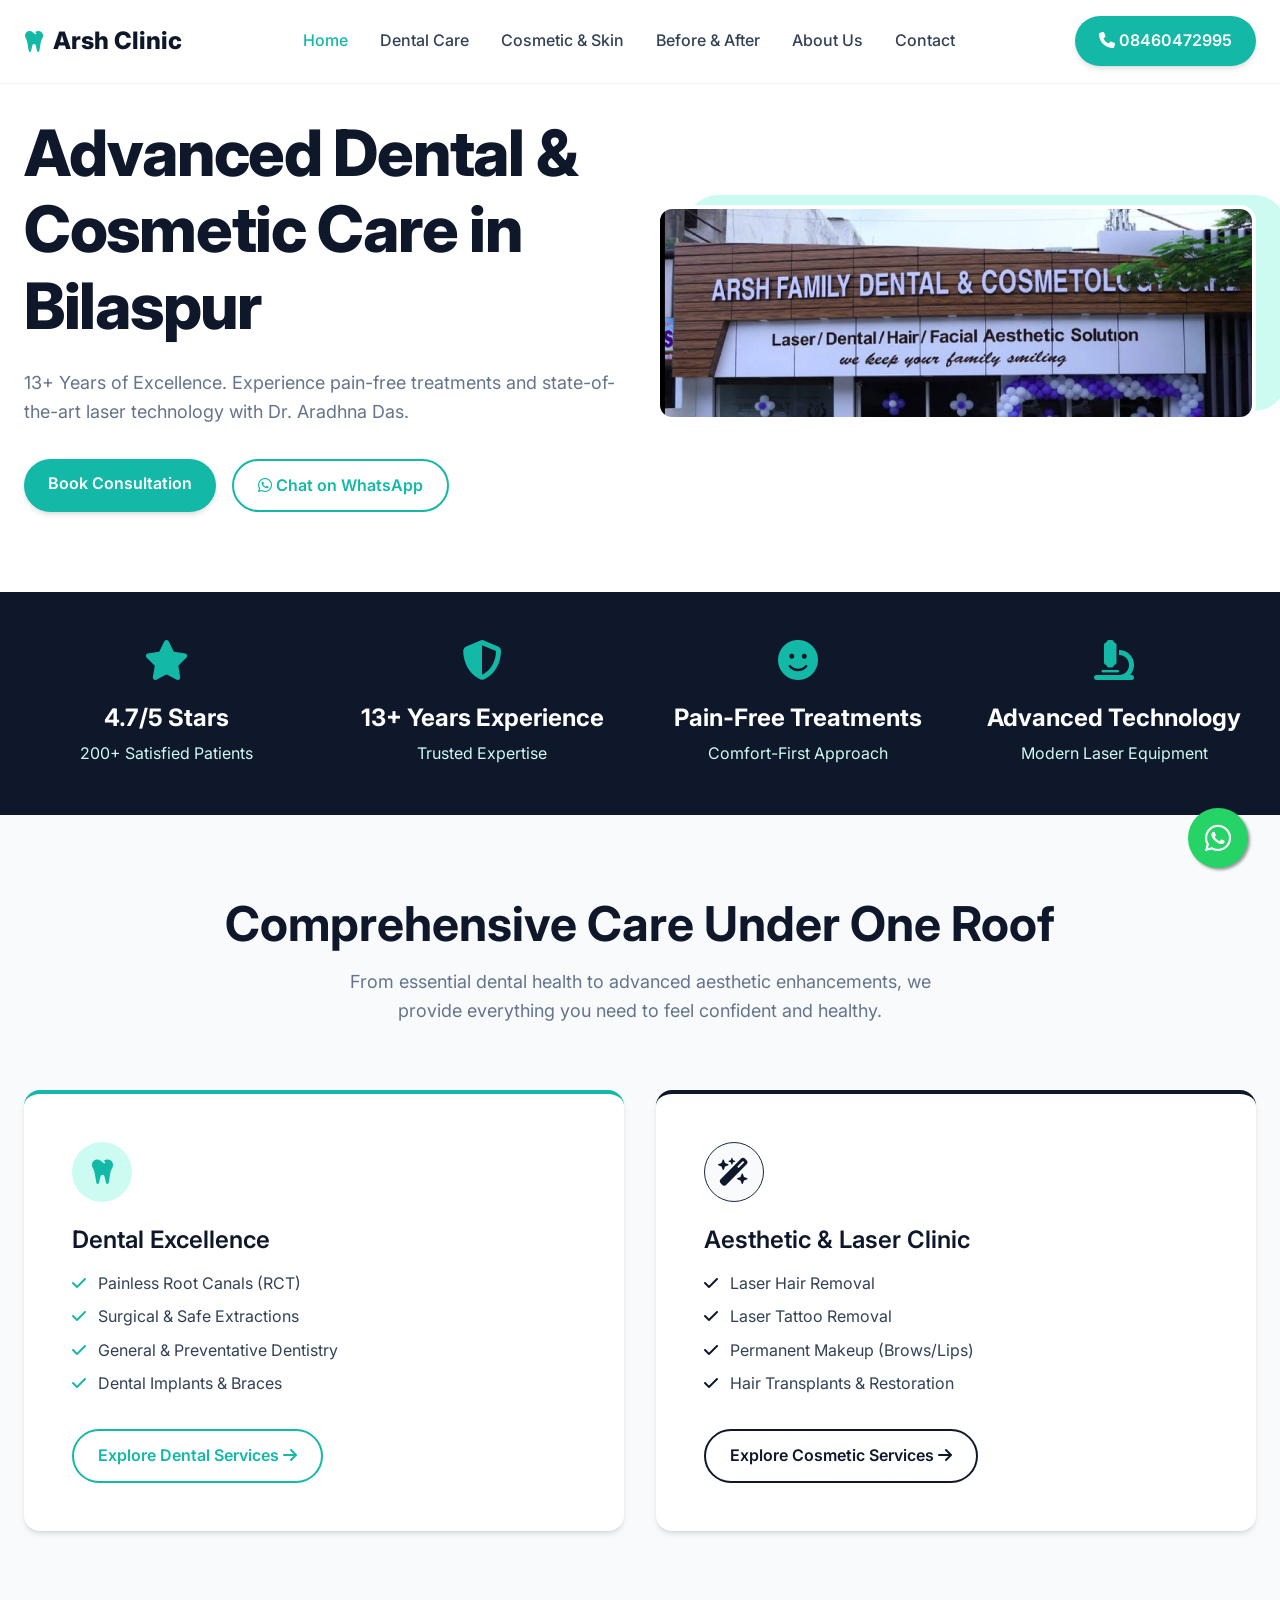
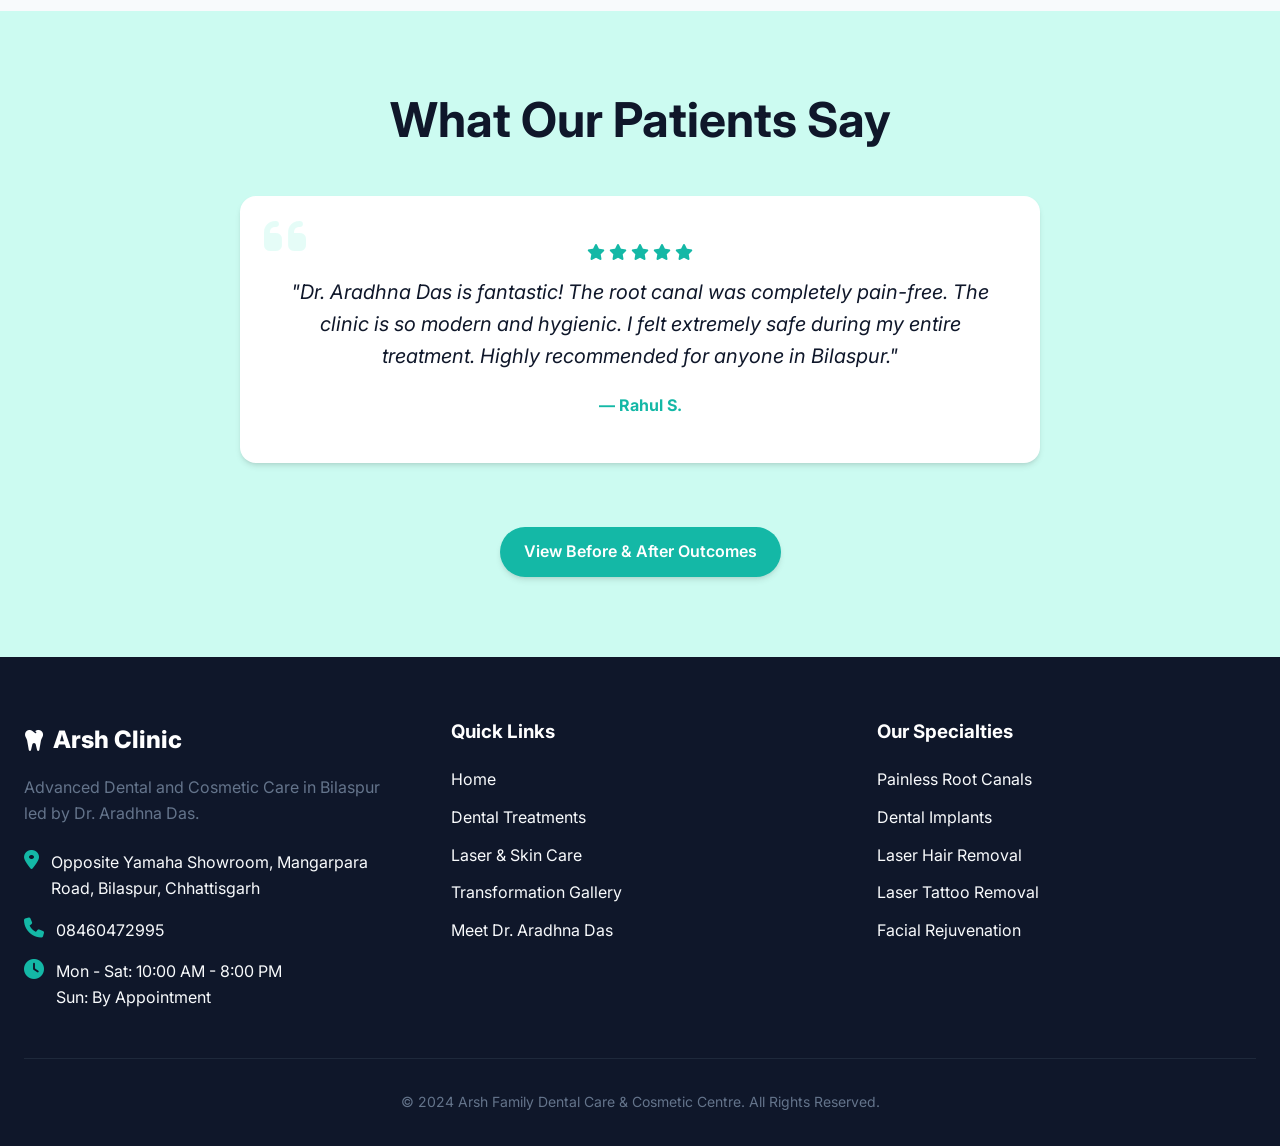
<file: index.html>
<!DOCTYPE html>
<html lang="en">
<head>
    <meta charset="UTF-8">
    <meta name="viewport" content="width=device-width, initial-scale=1.0">
    <title>Arsh Family Dental Care & Cosmetic Centre | Top Clinic in Bilaspur</title>
    <meta name="description" content="Advanced Dental and Cosmetic Care in Bilaspur by Dr. Aradhna Das. Experiencing 13+ years of excellence in pain-free treatments, laser hair removal, and more.">
    <!-- Google Fonts -->
    <link rel="preconnect" href="https://fonts.googleapis.com">
    <link rel="preconnect" href="https://fonts.gstatic.com" crossorigin>
    <link href="https://fonts.googleapis.com/css2?family=Inter:wght@400;500;600;700;800&display=swap" rel="stylesheet">
    <!-- FontAwesome Vector Icons -->
    <link rel="stylesheet" href="https://cdnjs.cloudflare.com/ajax/libs/font-awesome/6.4.0/css/all.min.css">
    <!-- Custom CSS -->
    <link rel="stylesheet" href="css/styles.css">
</head>
<body>

    <!-- Responsive Navbar -->
    <nav class="navbar">
        <div class="container nav-container">
            <a href="index.html" class="logo">
                <i class="fa-solid fa-tooth logo-icon"></i>
                <span>Arsh Clinic</span>
            </a>
            
            <div class="nav-links">
                <a href="index.html" class="active">Home</a>
                <a href="dental.html">Dental Care</a>
                <a href="cosmetic.html">Cosmetic & Skin</a>
                <a href="gallery.html">Before & After</a>
                <a href="about.html">About Us</a>
                <a href="contact.html">Contact</a>
            </div>

            <div class="nav-cta">
                <a href="tel:08460472995" class="btn btn-primary"><i class="fa-solid fa-phone"></i> 08460472995</a>
            </div>

            <button class="mobile-menu-btn" aria-label="Open Menu">
                <i class="fa-solid fa-bars"></i>
            </button>
        </div>
    </nav>

    <!-- Mobile Menu Overlay -->
    <div class="mobile-menu">
        <button class="mobile-menu-close" aria-label="Close Menu">
            <i class="fa-solid fa-xmark"></i>
        </button>
        <div class="mobile-nav-links">
            <a href="index.html">Home</a>
            <a href="dental.html">Dental Care</a>
            <a href="cosmetic.html">Cosmetic & Skin</a>
            <a href="gallery.html">Before & After</a>
            <a href="about.html">About Us</a>
            <a href="contact.html">Contact</a>
            <a href="tel:08460472995" class="text-teal"><i class="fa-solid fa-phone"></i> Call 08460472995</a>
        </div>
    </div>

    <!-- Floating WhatsApp -->
    <a href="https://wa.me/918460472995" class="whatsapp-float" target="_blank" rel="noopener noreferrer" aria-label="Chat with us on WhatsApp">
        <i class="fa-brands fa-whatsapp"></i>
    </a>

    <!-- Hero Section -->
    <header class="section bg-white" style="position: relative; overflow: hidden; padding-top: 2rem;">
        <div class="container grid grid-cols-2 items-center fade-up gap-8">
            <div class="hero-content" style="z-index: 2;">
                <h1 class="heading-primary" style="margin-bottom: 1.5rem;">Advanced Dental & Cosmetic Care in Bilaspur</h1>
                <p class="text-lead">13+ Years of Excellence. Experience pain-free treatments and state-of-the-art laser technology with Dr. Aradhna Das.</p>
                <div class="flex gap-4" style="flex-wrap: wrap;">
                    <a href="contact.html" class="btn btn-primary">Book Consultation</a>
                    <a href="https://wa.me/918460472995" class="btn btn-secondary"><i class="fa-brands fa-whatsapp"></i> Chat on WhatsApp</a>
                </div>
            </div>
            <div class="hero-image" style="position: relative; z-index: 1;">
                <div style="position: absolute; top: -5%; right: -5%; width: 100%; height: 100%; background: var(--clr-teal-light); border-radius: 2rem; z-index: -1;"></div>
                <img src="images/hero_board.png" alt="Arsh Family Dental and Cosmetology Care Clinic Board" class="rounded-xl shadow-lg" style="width: 100%; height: auto; object-fit: contain; border: 4px solid white; background-color: white; border-radius: 1rem;">
            </div>
        </div>
    </header>

    <!-- Trust Banner -->
    <section class="bg-navy" style="padding: 3rem 0;">
        <div class="container grid grid-cols-2 text-center fade-up gap-8" style="grid-template-columns: repeat(auto-fit, minmax(250px, 1fr));">
            <div class="flex flex-col items-center gap-2">
                <i class="fa-solid fa-star text-teal" style="font-size: 2.5rem;"></i>
                <h3 style="color: white; font-size: 1.5rem; margin-top: 1rem;">4.7/5 Stars</h3>
                <p class="text-teal-light" style="color: var(--clr-teal-light);">200+ Satisfied Patients</p>
            </div>
            <div class="flex flex-col items-center gap-2">
                <i class="fa-solid fa-shield-halved text-teal" style="font-size: 2.5rem;"></i>
                <h3 style="color: white; font-size: 1.5rem; margin-top: 1rem;">13+ Years Experience</h3>
                <p class="text-teal-light" style="color: var(--clr-teal-light);">Trusted Expertise</p>
            </div>
            <div class="flex flex-col items-center gap-2">
                <i class="fa-solid fa-face-smile text-teal" style="font-size: 2.5rem;"></i>
                <h3 style="color: white; font-size: 1.5rem; margin-top: 1rem;">Pain-Free Treatments</h3>
                <p class="text-teal-light" style="color: var(--clr-teal-light);">Comfort-First Approach</p>
            </div>
            <div class="flex flex-col items-center gap-2">
                <i class="fa-solid fa-microscope text-teal" style="font-size: 2.5rem;"></i>
                <h3 style="color: white; font-size: 1.5rem; margin-top: 1rem;">Advanced Technology</h3>
                <p class="text-teal-light" style="color: var(--clr-teal-light);">Modern Laser Equipment</p>
            </div>
        </div>
    </section>

    <!-- Services Overview -->
    <section class="section">
        <div class="container fade-up">
            <div class="text-center" style="margin-bottom: 4rem;">
                <h2 class="heading-secondary">Comprehensive Care Under One Roof</h2>
                <p class="text-lead" style="max-width: 600px; margin: 0 auto;">From essential dental health to advanced aesthetic enhancements, we provide everything you need to feel confident and healthy.</p>
            </div>

            <div class="grid grid-cols-2 gap-8">
                <!-- Column 1: Dental -->
                <div class="bg-white rounded-xl shadow-md" style="padding: 3rem; border-top: 4px solid var(--clr-teal); transition: transform var(--transition-normal);">
                    <div style="width: 60px; height: 60px; background: var(--clr-teal-light); border-radius: 50%; display: flex; align-items: center; justify-content: center; margin-bottom: 1.5rem;">
                        <i class="fa-solid fa-tooth text-teal" style="font-size: 1.75rem;"></i>
                    </div>
                    <h3 class="heading-tertiary" style="margin-bottom: 1rem;">Dental Excellence</h3>
                    <ul style="margin-bottom: 2rem; color: var(--clr-text-main);" class="flex flex-col gap-2">
                        <li><i class="fa-solid fa-check text-teal" style="margin-right: 0.5rem;"></i> Painless Root Canals (RCT)</li>
                        <li><i class="fa-solid fa-check text-teal" style="margin-right: 0.5rem;"></i> Surgical & Safe Extractions</li>
                        <li><i class="fa-solid fa-check text-teal" style="margin-right: 0.5rem;"></i> General & Preventative Dentistry</li>
                        <li><i class="fa-solid fa-check text-teal" style="margin-right: 0.5rem;"></i> Dental Implants & Braces</li>
                    </ul>
                    <a href="dental.html" class="btn btn-outline" style="color: var(--clr-teal); border-color: var(--clr-teal);">Explore Dental Services <i class="fa-solid fa-arrow-right"></i></a>
                </div>

                <!-- Column 2: Cosmetic -->
                <div class="bg-white rounded-xl shadow-md" style="padding: 3rem; border-top: 4px solid var(--clr-navy); transition: transform var(--transition-normal);">
                    <div style="width: 60px; height: 60px; background: var(--clr-white-dim); border-radius: 50%; display: flex; align-items: center; justify-content: center; margin-bottom: 1.5rem; border: 1px solid var(--clr-navy-light);">
                        <i class="fa-solid fa-wand-magic-sparkles text-navy" style="font-size: 1.75rem; color: var(--clr-navy);"></i>
                    </div>
                    <h3 class="heading-tertiary" style="margin-bottom: 1rem;">Aesthetic & Laser Clinic</h3>
                    <ul style="margin-bottom: 2rem; color: var(--clr-text-main);" class="flex flex-col gap-2">
                        <li><i class="fa-solid fa-check text-navy" style="margin-right: 0.5rem; color: var(--clr-navy);"></i> Laser Hair Removal</li>
                        <li><i class="fa-solid fa-check text-navy" style="margin-right: 0.5rem; color: var(--clr-navy);"></i> Laser Tattoo Removal</li>
                        <li><i class="fa-solid fa-check text-navy" style="margin-right: 0.5rem; color: var(--clr-navy);"></i> Permanent Makeup (Brows/Lips)</li>
                        <li><i class="fa-solid fa-check text-navy" style="margin-right: 0.5rem; color: var(--clr-navy);"></i> Hair Transplants & Restoration</li>
                    </ul>
                    <a href="cosmetic.html" class="btn btn-outline" style="color: var(--clr-navy); border-color: var(--clr-navy);">Explore Cosmetic Services <i class="fa-solid fa-arrow-right"></i></a>
                </div>
            </div>
        </div>
    </section>

    <!-- Testimonials Section -->
    <section class="section" style="background-color: var(--clr-teal-light); padding: 5rem 0;">
        <div class="container fade-up text-center">
            <h2 class="heading-secondary">What Our Patients Say</h2>
            <div style="max-width: 800px; margin: 3rem auto; position: relative; min-height: 250px; background: white; padding: 3rem; border-radius: 1rem; box-shadow: var(--shadow-md);">
                <i class="fa-solid fa-quote-left" style="font-size: 3rem; color: var(--clr-teal-light); position: absolute; top: 1rem; left: 1.5rem; opacity: 0.5;"></i>
                
                <div class="testimonial-slide">
                    <div class="flex justify-center gap-1 text-teal" style="margin-bottom: 1rem;">
                        <i class="fa-solid fa-star"></i><i class="fa-solid fa-star"></i><i class="fa-solid fa-star"></i><i class="fa-solid fa-star"></i><i class="fa-solid fa-star"></i>
                    </div>
                    <p style="font-size: 1.25rem; font-style: italic; margin-bottom: 1.5rem; color: var(--clr-navy);">"Dr. Aradhna Das is fantastic! The root canal was completely pain-free. The clinic is so modern and hygienic. I felt extremely safe during my entire treatment. Highly recommended for anyone in Bilaspur."</p>
                    <h4 style="font-weight: 700; color: var(--clr-teal);">— Rahul S.</h4>
                </div>

                <div class="testimonial-slide">
                    <div class="flex justify-center gap-1 text-teal" style="margin-bottom: 1rem;">
                        <i class="fa-solid fa-star"></i><i class="fa-solid fa-star"></i><i class="fa-solid fa-star"></i><i class="fa-solid fa-star"></i><i class="fa-solid fa-star"></i>
                    </div>
                    <p style="font-size: 1.25rem; font-style: italic; margin-bottom: 1.5rem; color: var(--clr-navy);">"I have been visiting Arsh Clinic for my laser hair removal sessions. The staff makes you feel so comfortable and the technology is top-notch. I saw results from the very first session!"</p>
                    <h4 style="font-weight: 700; color: var(--clr-teal);">— Priya M.</h4>
                </div>

                <div class="testimonial-slide">
                    <div class="flex justify-center gap-1 text-teal" style="margin-bottom: 1rem;">
                        <i class="fa-solid fa-star"></i><i class="fa-solid fa-star"></i><i class="fa-solid fa-star"></i><i class="fa-solid fa-star"></i><i class="fa-solid fa-star"></i>
                    </div>
                    <p style="font-size: 1.25rem; font-style: italic; margin-bottom: 1.5rem; color: var(--clr-navy);">"I got permanent lip tinting done here and I am amazed at the natural results. Her artistic touch and expertise really shine through. It's the best cosmetic clinic I've been to."</p>
                    <h4 style="font-weight: 700; color: var(--clr-teal);">— Sneha V.</h4>
                </div>
            </div>
            <a href="gallery.html" class="btn btn-primary" style="margin-top: 1rem;">View Before & After Outcomes</a>
        </div>
    </section>

    <!-- Global Footer -->
    <footer class="footer">
        <div class="container">
            <div class="footer-grid">
                <!-- Clinic Info -->
                <div>
                    <a href="index.html" class="logo" style="color: white; margin-bottom: 1rem;">
                        <i class="fa-solid fa-tooth logo-icon" style="color: white;"></i>
                        <span>Arsh Clinic</span>
                    </a>
                    <p style="margin-bottom: 1.5rem; color: var(--clr-text-light);">
                        Advanced Dental and Cosmetic Care in Bilaspur led by Dr. Aradhna Das.
                    </p>
                    <div class="footer-contact">
                        <div class="contact-item">
                            <i class="fa-solid fa-location-dot contact-icon"></i>
                            <span>Opposite Yamaha Showroom, Mangarpara Road, Bilaspur, Chhattisgarh</span>
                        </div>
                        <div class="contact-item">
                            <i class="fa-solid fa-phone contact-icon"></i>
                            <span>08460472995</span>
                        </div>
                        <div class="contact-item">
                            <i class="fa-solid fa-clock contact-icon"></i>
                            <span>Mon - Sat: 10:00 AM - 8:00 PM <br> Sun: By Appointment</span>
                        </div>
                    </div>
                </div>

                <!-- Quick Links -->
                <div>
                    <h3>Quick Links</h3>
                    <div class="footer-links">
                        <a href="index.html">Home</a>
                        <a href="dental.html">Dental Treatments</a>
                        <a href="cosmetic.html">Laser & Skin Care</a>
                        <a href="gallery.html">Transformation Gallery</a>
                        <a href="about.html">Meet Dr. Aradhna Das</a>
                    </div>
                </div>

                <!-- Services Recap -->
                <div>
                    <h3>Our Specialties</h3>
                    <div class="footer-links">
                        <a href="dental.html#rct">Painless Root Canals</a>
                        <a href="dental.html#implants">Dental Implants</a>
                        <a href="cosmetic.html#laser-hair">Laser Hair Removal</a>
                        <a href="cosmetic.html#tattoo">Laser Tattoo Removal</a>
                        <a href="cosmetic.html#botox">Facial Rejuvenation</a>
                    </div>
                </div>
            </div>

            <div class="footer-bottom">
                <p>&copy; 2024 Arsh Family Dental Care & Cosmetic Centre. All Rights Reserved.</p>
            </div>
        </div>
    </footer>

    <!-- Scripts -->
    <script src="js/app.js"></script>
</body>
</html>
</file>
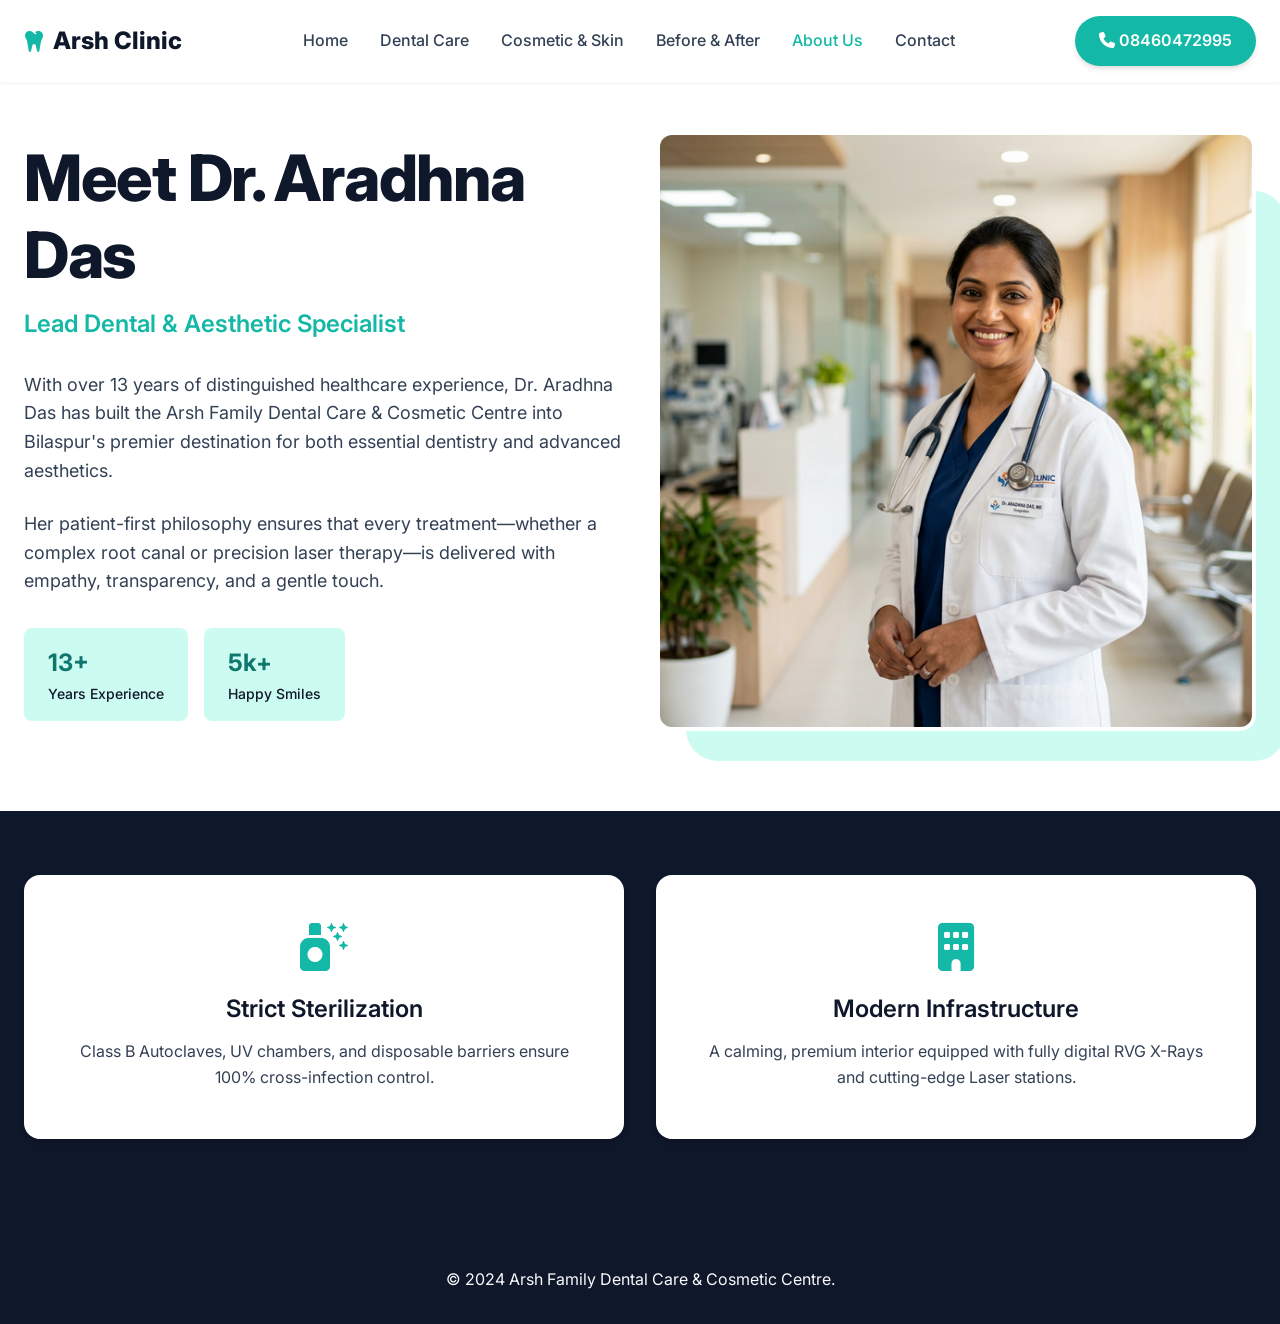
<file: about.html>
<!DOCTYPE html>
<html lang="en">
<head>
    <meta charset="UTF-8">
    <meta name="viewport" content="width=device-width, initial-scale=1.0">
    <title>About Dr. Aradhna Das | Arsh Clinic</title>
    <!-- Google Fonts -->
    <link href="https://fonts.googleapis.com/css2?family=Inter:wght@400;500;600;700;800&display=swap" rel="stylesheet">
    <link rel="stylesheet" href="https://cdnjs.cloudflare.com/ajax/libs/font-awesome/6.4.0/css/all.min.css">
    <link rel="stylesheet" href="css/styles.css">
</head>
<body>

    <nav class="navbar">
        <div class="container nav-container">
            <a href="index.html" class="logo">
                <i class="fa-solid fa-tooth logo-icon"></i>
                <span>Arsh Clinic</span>
            </a>
            <div class="nav-links">
                <a href="index.html">Home</a>
                <a href="dental.html">Dental Care</a>
                <a href="cosmetic.html">Cosmetic & Skin</a>
                <a href="gallery.html">Before & After</a>
                <a href="about.html" class="active">About Us</a>
                <a href="contact.html">Contact</a>
            </div>
            <div class="nav-cta">
                <a href="tel:08460472995" class="btn btn-primary"><i class="fa-solid fa-phone"></i> 08460472995</a>
            </div>
        </div>
    </nav>

    <!-- Meet The Doctor Section -->
    <section class="section bg-white" style="padding-top: 3rem;">
        <div class="container grid grid-cols-2 items-center gap-8 fade-up text-left">
            <div style="order: 1;" class="hero-content">
                <h2 class="heading-primary" style="margin-bottom: 1rem; color: var(--clr-navy);">Meet Dr. Aradhna Das</h2>
                <h3 class="heading-tertiary" style="color: var(--clr-teal); margin-bottom: 2rem;">Lead Dental & Aesthetic Specialist</h3>
                <p class="text-lead" style="color: var(--clr-text-main); margin-bottom: 1.5rem;">With over 13 years of distinguished healthcare experience, Dr. Aradhna Das has built the Arsh Family Dental Care & Cosmetic Centre into Bilaspur's premier destination for both essential dentistry and advanced aesthetics.</p>
                <p class="text-lead" style="color: var(--clr-text-main); margin-bottom: 1.5rem;">Her patient-first philosophy ensures that every treatment—whether a complex root canal or precision laser therapy—is delivered with empathy, transparency, and a gentle touch.</p>
                
                <div class="flex gap-4" style="margin-top: 2rem; flex-wrap: wrap;">
                    <div class="bg-teal-light rounded-lg p-4" style="padding: 1rem 1.5rem;">
                        <span style="font-weight: 700; font-size: 1.5rem; color: var(--clr-teal-dark);">13+</span>
                        <p style="font-weight: 500; font-size: 0.875rem; color: var(--clr-navy);">Years Experience</p>
                    </div>
                    <div class="bg-teal-light rounded-lg p-4" style="padding: 1rem 1.5rem;">
                        <span style="font-weight: 700; font-size: 1.5rem; color: var(--clr-teal-dark);">5k+</span>
                        <p style="font-weight: 500; font-size: 0.875rem; color: var(--clr-navy);">Happy Smiles</p>
                    </div>
                </div>
            </div>
            <div style="order: 2; position: relative;">
                <div style="position: absolute; top: 10%; right: -5%; width: 100%; height: 95%; background: var(--clr-teal-light); border-radius: 2rem; z-index: -1;"></div>
                <img src="images/doctor_portrait.png" alt="Dr. Aradhna Das" class="rounded-xl shadow-lg" style="width: 100%; object-fit: cover; border: 4px solid white;">
            </div>
        </div>
    </section>

    <!-- Hygiene & Tech Banner -->
    <section class="section bg-navy text-center fade-up" style="padding: 4rem 0;">
        <div class="container grid grid-cols-2 gap-8 text-center" style="grid-template-columns: repeat(auto-fit, minmax(300px, 1fr));">
            <div class="bg-white rounded-xl shadow-md p-6" style="padding: 3rem;">
                <i class="fa-solid fa-spray-can-sparkles text-teal" style="font-size: 3rem; margin-bottom: 1.5rem;"></i>
                <h3 class="heading-tertiary" style="margin-bottom: 1rem; color: var(--clr-navy);">Strict Sterilization</h3>
                <p style="color: var(--clr-text-main);">Class B Autoclaves, UV chambers, and disposable barriers ensure 100% cross-infection control.</p>
            </div>
            <div class="bg-white rounded-xl shadow-md p-6" style="padding: 3rem;">
                <i class="fa-solid fa-building text-teal" style="font-size: 3rem; margin-bottom: 1.5rem;"></i>
                <h3 class="heading-tertiary" style="margin-bottom: 1rem; color: var(--clr-navy);">Modern Infrastructure</h3>
                <p style="color: var(--clr-text-main);">A calming, premium interior equipped with fully digital RVG X-Rays and cutting-edge Laser stations.</p>
            </div>
        </div>
    </section>

    <!-- Global Footer -->
    <footer class="footer">
        <div class="container text-center">
            <p>&copy; 2024 Arsh Family Dental Care & Cosmetic Centre.</p>
        </div>
    </footer>

    <script src="js/app.js"></script>
</body>
</html>
</file>
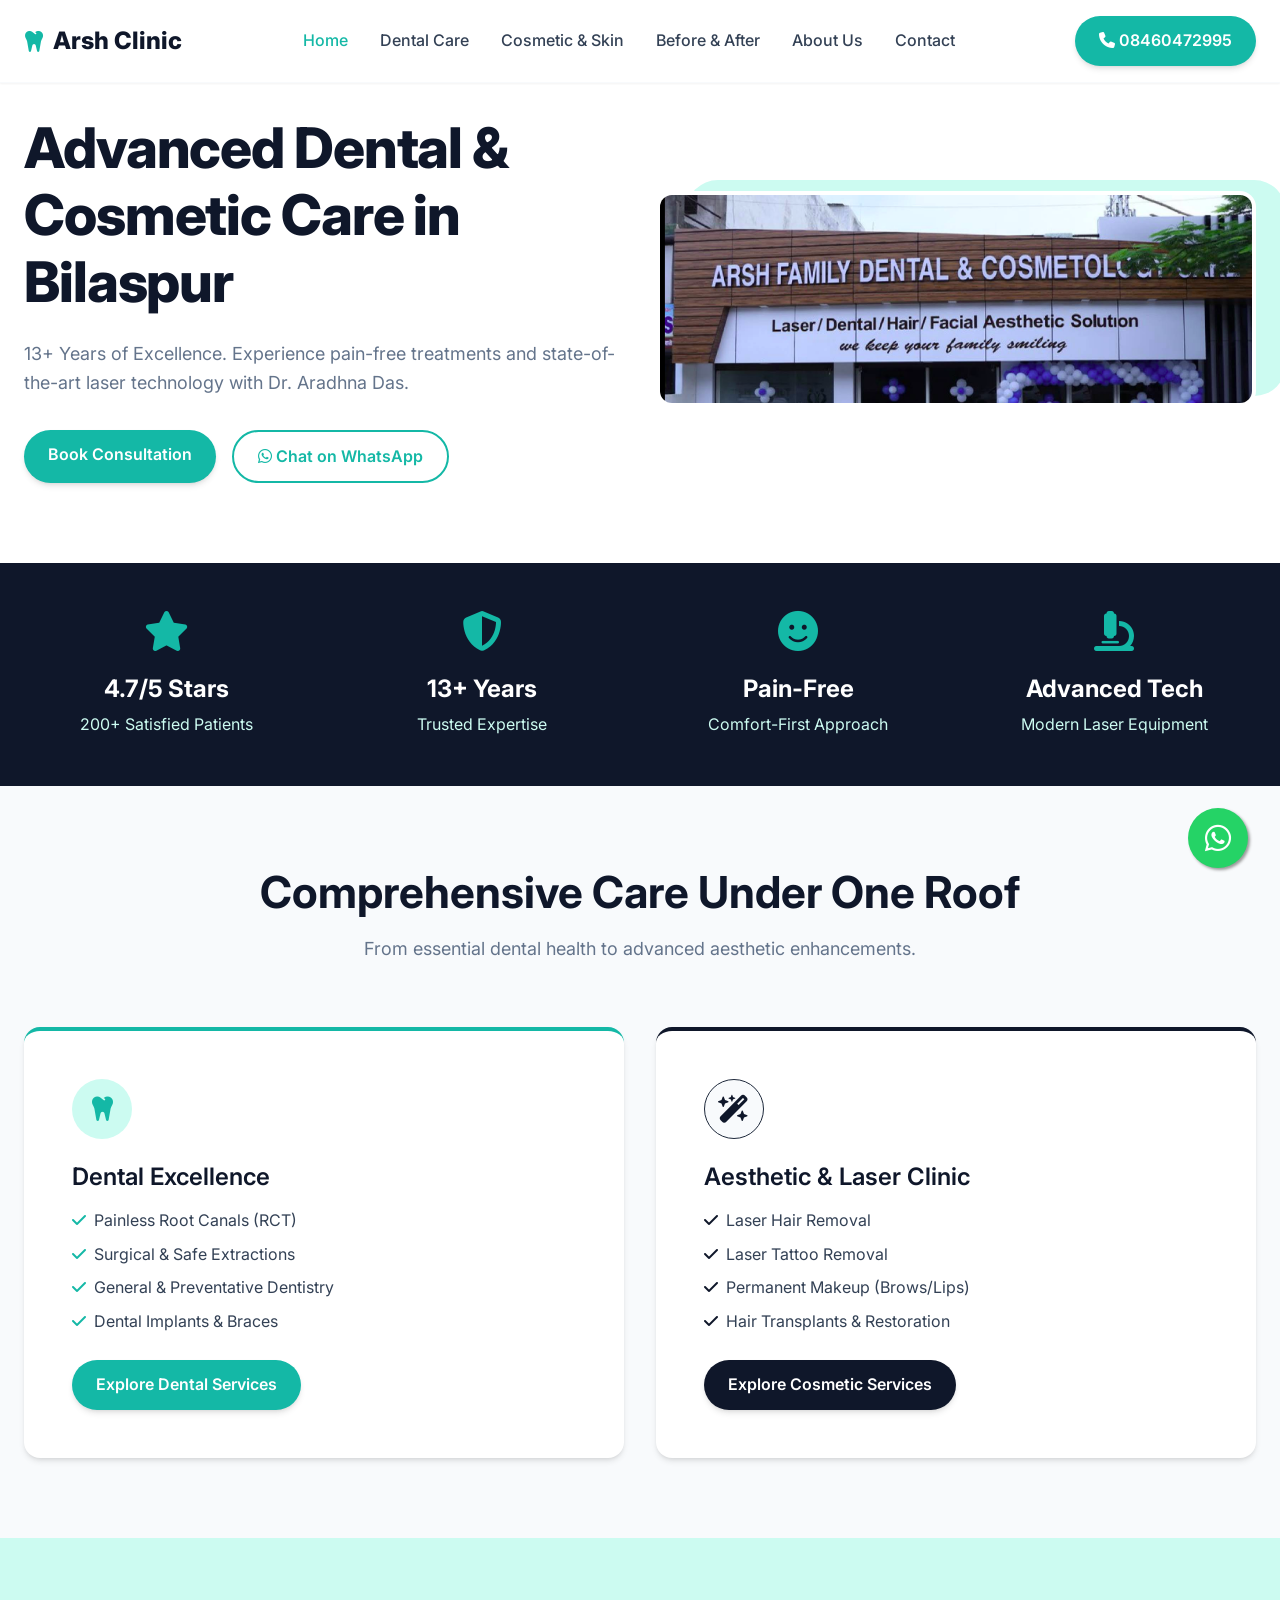
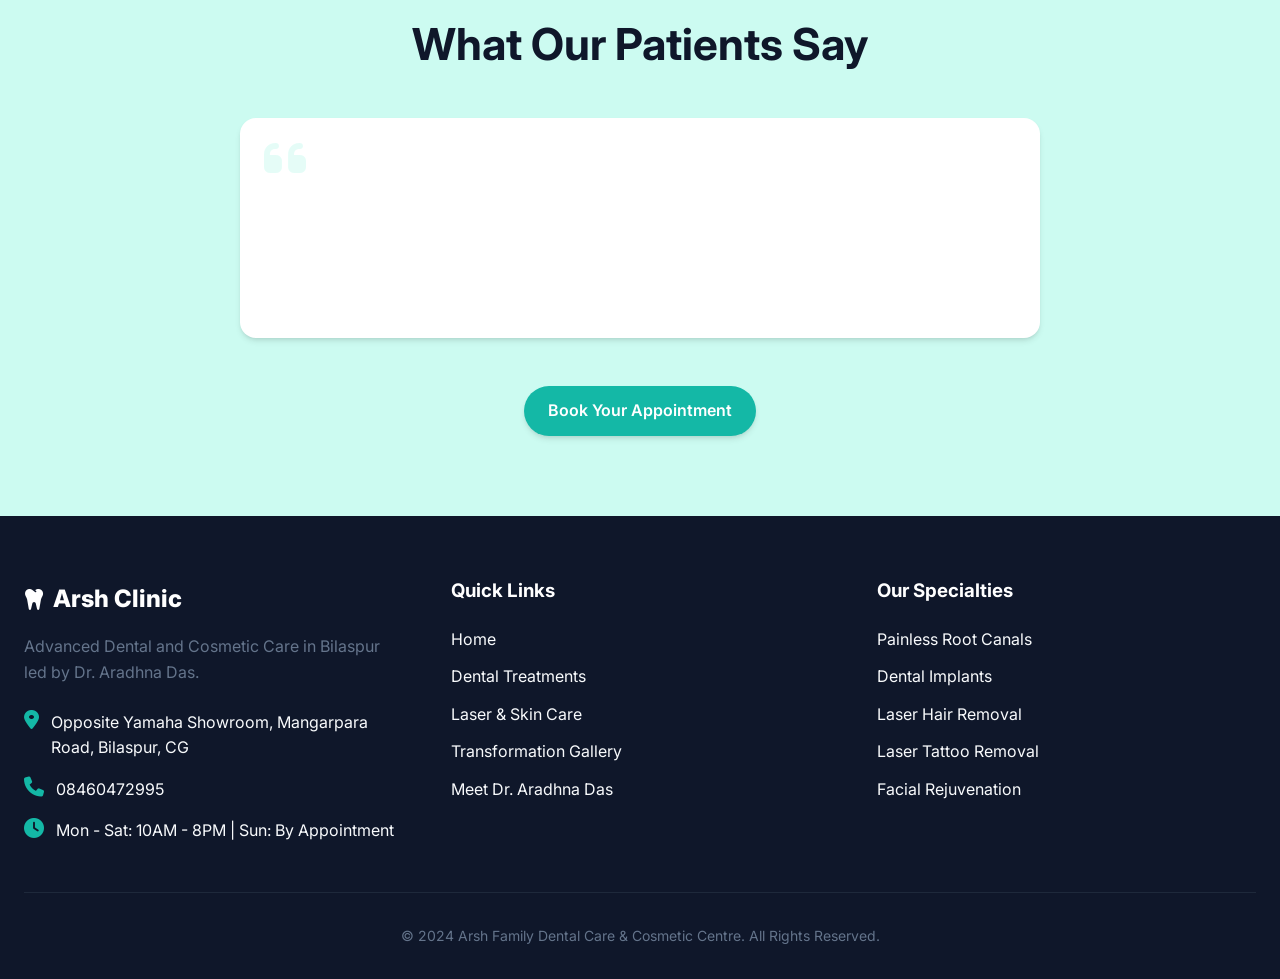
<file: arsh-clinic-standalone.html>
<!DOCTYPE html>
<html lang="en">
<head>
    <meta charset="UTF-8">
    <meta name="viewport" content="width=device-width, initial-scale=1.0">
    <title>Arsh Family Dental Care & Cosmetic Centre | Bilaspur</title>
    <meta name="description" content="Advanced Dental and Cosmetic Care in Bilaspur by Dr. Aradhna Das. 13+ years of excellence in pain-free treatments, laser hair removal, and more.">
    <link rel="preconnect" href="https://fonts.googleapis.com">
    <link href="https://fonts.googleapis.com/css2?family=Inter:wght@400;500;600;700;800&display=swap" rel="stylesheet">
    <link rel="stylesheet" href="https://cdnjs.cloudflare.com/ajax/libs/font-awesome/6.4.0/css/all.min.css">
    <style>
        :root {
            --clr-white:#fff;--clr-white-dim:#f8fafc;--clr-teal:#14b8a6;--clr-teal-light:#ccfbf1;
            --clr-teal-dark:#0f766e;--clr-navy:#0f172a;--clr-navy-light:#1e293b;
            --clr-text-main:#334155;--clr-text-light:#64748b;--font-main:'Inter',sans-serif;
            --shadow-sm:0 1px 2px 0 rgb(0 0 0/.05);--shadow-md:0 4px 6px -1px rgb(0 0 0/.1),0 2px 4px -2px rgb(0 0 0/.1);
            --shadow-lg:0 10px 15px -3px rgb(0 0 0/.1),0 4px 6px -4px rgb(0 0 0/.1);
            --shadow-glow:0 0 15px rgba(20,184,166,.4);--transition-fast:.2s ease-in-out;--transition-normal:.3s ease-in-out;--max-width:1280px;
        }
        *,*::before,*::after{box-sizing:border-box;margin:0;padding:0;}
        html{scroll-behavior:smooth;}
        body{font-family:var(--font-main);background-color:var(--clr-white-dim);color:var(--clr-text-main);line-height:1.6;overflow-x:hidden;}
        a{text-decoration:none;color:inherit;}
        ul{list-style:none;}
        img{max-width:100%;height:auto;display:block;}
        h1,h2,h3,h4{color:var(--clr-navy);line-height:1.2;}
        .heading-primary{font-size:clamp(2rem,5vw,3.5rem);font-weight:800;letter-spacing:-.02em;}
        .heading-secondary{font-size:clamp(1.75rem,4vw,2.75rem);font-weight:700;margin-bottom:1rem;}
        .heading-tertiary{font-size:1.5rem;font-weight:600;}
        .text-lead{font-size:1.125rem;color:var(--clr-text-light);margin-bottom:2rem;}
        .btn{display:inline-block;padding:.75rem 1.5rem;border-radius:9999px;font-weight:600;text-align:center;cursor:pointer;transition:all var(--transition-fast);border:none;font-family:inherit;font-size:1rem;}
        .btn-primary{background-color:var(--clr-teal);color:#fff;box-shadow:var(--shadow-md);}
        .btn-primary:hover{background-color:var(--clr-teal-dark);box-shadow:var(--shadow-glow);transform:translateY(-2px);}
        .btn-secondary{background-color:#fff;color:var(--clr-teal);border:2px solid var(--clr-teal);}
        .btn-secondary:hover{background-color:var(--clr-teal-light);}
        .container{max-width:var(--max-width);margin:0 auto;padding:0 1.5rem;}
        .section{padding:5rem 0;}
        .grid{display:grid;gap:2rem;}
        .grid-cols-2{grid-template-columns:1fr;}
        @media(min-width:768px){.grid-cols-2{grid-template-columns:repeat(2,1fr);}}
        .flex{display:flex;}.flex-col{flex-direction:column;}.items-center{align-items:center;}
        .justify-center{justify-content:center;}.text-center{text-align:center;}
        .gap-1{gap:.25rem;}.gap-2{gap:.5rem;}.gap-4{gap:1rem;}.gap-8{gap:2rem;}
        /* Navbar */
        .navbar{position:sticky;top:0;z-index:50;background-color:rgba(255,255,255,.95);backdrop-filter:blur(10px);border-bottom:1px solid var(--clr-white-dim);box-shadow:var(--shadow-sm);padding:1rem 0;transition:all var(--transition-normal);}
        .nav-container{display:flex;justify-content:space-between;align-items:center;}
        .logo{font-size:1.5rem;font-weight:800;color:var(--clr-navy);display:flex;align-items:center;gap:.5rem;}
        .logo-icon{color:var(--clr-teal);}
        .nav-links{display:none;gap:2rem;}
        .nav-links a{font-weight:500;color:var(--clr-text-main);transition:color var(--transition-fast);}
        .nav-links a:hover,.nav-links a.active{color:var(--clr-teal);}
        .nav-cta{display:none;}
        .mobile-menu-btn{display:block;background:none;border:none;font-size:1.5rem;color:var(--clr-navy);cursor:pointer;}
        @media(min-width:768px){.nav-links{display:flex;}.nav-cta{display:block;}.mobile-menu-btn{display:none;}}
        .mobile-menu{position:fixed;top:0;right:-100%;width:80%;max-width:300px;height:100vh;background:#fff;box-shadow:var(--shadow-lg);z-index:100;padding:2rem;transition:right var(--transition-normal) ease-in-out;display:flex;flex-direction:column;gap:2rem;}
        .mobile-menu.active{right:0;}
        .mobile-menu-close{align-self:flex-end;background:none;border:none;font-size:1.5rem;cursor:pointer;}
        .mobile-nav-links{display:flex;flex-direction:column;gap:1.5rem;}
        .mobile-nav-links a{font-size:1.25rem;font-weight:600;color:var(--clr-navy);}
        .whatsapp-float{position:fixed;bottom:2rem;right:2rem;width:60px;height:60px;background:#25d366;color:#fff;border-radius:50px;text-align:center;font-size:30px;box-shadow:2px 2px 3px #999;z-index:100;display:flex;align-items:center;justify-content:center;transition:transform var(--transition-fast);}
        .whatsapp-float:hover{transform:scale(1.1);}
        /* Page sections */
        .bg-navy{background-color:var(--clr-navy);color:#fff;}
        .bg-white{background-color:#fff;}
        .text-teal{color:var(--clr-teal);}
        .rounded-xl{border-radius:1rem;}
        .shadow-md{box-shadow:var(--shadow-md);}
        .shadow-lg{box-shadow:var(--shadow-lg);}
        /* Page nav tabs */
        .page-tabs{display:flex;background:var(--clr-navy);position:sticky;top:57px;z-index:40;overflow-x:auto;border-bottom:2px solid var(--clr-navy-light);}
        .page-tab{padding:.75rem 1.5rem;color:var(--clr-text-light);font-weight:600;cursor:pointer;white-space:nowrap;border-bottom:3px solid transparent;transition:all .2s;}
        .page-tab:hover,.page-tab.active{color:var(--clr-teal);border-bottom-color:var(--clr-teal);}
        /* Page sections */
        .page-section{display:none;}.page-section.active{display:block;}
        /* Footer */
        .footer{background-color:var(--clr-navy);color:var(--clr-white-dim);padding:4rem 0 2rem;}
        .footer-grid{display:grid;grid-template-columns:1fr;gap:3rem;margin-bottom:3rem;}
        @media(min-width:768px){.footer-grid{grid-template-columns:repeat(3,1fr);}}
        .footer h3{color:#fff;margin-bottom:1.5rem;}
        .footer-links{display:flex;flex-direction:column;gap:.75rem;}
        .footer-links a:hover{color:var(--clr-teal);}
        .footer-contact{display:flex;flex-direction:column;gap:1rem;}
        .contact-item{display:flex;align-items:flex-start;gap:.75rem;}
        .contact-icon{color:var(--clr-teal);font-size:1.25rem;}
        .footer-bottom{text-align:center;padding-top:2rem;border-top:1px solid var(--clr-navy-light);color:var(--clr-text-light);font-size:.875rem;}
        /* Animations */
        .fade-up{opacity:0;transform:translateY(30px);transition:opacity .8s ease-out,transform .8s ease-out;}
        .fade-up.visible{opacity:1;transform:translateY(0);}
        /* Form */
        .form-group{margin-bottom:1.5rem;}
        .form-label{display:block;margin-bottom:.5rem;font-weight:500;color:var(--clr-navy);}
        .form-control{width:100%;padding:.75rem 1rem;border:1px solid #cbd5e1;border-radius:.5rem;font-family:inherit;font-size:1rem;transition:border-color var(--transition-fast);}
        .form-control:focus{outline:none;border-color:var(--clr-teal);box-shadow:0 0 0 3px rgba(20,184,166,.2);}
        /* Testimonial */
        .testimonial-slide{display:none;}.testimonial-slide:first-child{display:block;}
    </style>
</head>
<body>

    <!-- Navbar -->
    <nav class="navbar">
        <div class="container nav-container">
            <a href="#" class="logo" onclick="showPage('home')">
                <i class="fa-solid fa-tooth logo-icon"></i>
                <span>Arsh Clinic</span>
            </a>
            <div class="nav-links">
                <a href="#" onclick="showPage('home')" id="nav-home" class="active">Home</a>
                <a href="#" onclick="showPage('dental')" id="nav-dental">Dental Care</a>
                <a href="#" onclick="showPage('cosmetic')" id="nav-cosmetic">Cosmetic &amp; Skin</a>
                <a href="#" onclick="showPage('gallery')" id="nav-gallery">Before &amp; After</a>
                <a href="#" onclick="showPage('about')" id="nav-about">About Us</a>
                <a href="#" onclick="showPage('contact')" id="nav-contact">Contact</a>
            </div>
            <div class="nav-cta">
                <a href="tel:08460472995" class="btn btn-primary"><i class="fa-solid fa-phone"></i> 08460472995</a>
            </div>
            <button class="mobile-menu-btn" aria-label="Open Menu"><i class="fa-solid fa-bars"></i></button>
        </div>
    </nav>

    <!-- Mobile Menu -->
    <div class="mobile-menu">
        <button class="mobile-menu-close" aria-label="Close Menu"><i class="fa-solid fa-xmark"></i></button>
        <div class="mobile-nav-links">
            <a href="#" onclick="showPage('home')">Home</a>
            <a href="#" onclick="showPage('dental')">Dental Care</a>
            <a href="#" onclick="showPage('cosmetic')">Cosmetic &amp; Skin</a>
            <a href="#" onclick="showPage('gallery')">Before &amp; After</a>
            <a href="#" onclick="showPage('about')">About Us</a>
            <a href="#" onclick="showPage('contact')">Contact</a>
            <a href="tel:08460472995" class="text-teal"><i class="fa-solid fa-phone"></i> Call 08460472995</a>
        </div>
    </div>

    <!-- WhatsApp Float -->
    <a href="https://wa.me/918460472995" class="whatsapp-float" target="_blank" rel="noopener noreferrer" aria-label="WhatsApp">
        <i class="fa-brands fa-whatsapp"></i>
    </a>

    <!-- ===== HOME PAGE ===== -->
    <div id="page-home" class="page-section active">
        <header class="section bg-white" style="padding-top:2rem;">
            <div class="container grid grid-cols-2 items-center fade-up gap-8">
                <div>
                    <h1 class="heading-primary" style="margin-bottom:1.5rem;">Advanced Dental &amp; Cosmetic Care in Bilaspur</h1>
                    <p class="text-lead">13+ Years of Excellence. Experience pain-free treatments and state-of-the-art laser technology with Dr. Aradhna Das.</p>
                    <div class="flex gap-4" style="flex-wrap:wrap;">
                        <a href="#" onclick="showPage('contact')" class="btn btn-primary">Book Consultation</a>
                        <a href="https://wa.me/918460472995" class="btn btn-secondary" target="_blank"><i class="fa-brands fa-whatsapp"></i> Chat on WhatsApp</a>
                    </div>
                </div>
                <div style="position:relative;">
                    <div style="position:absolute;top:-5%;right:-5%;width:100%;height:100%;background:var(--clr-teal-light);border-radius:2rem;z-index:-1;"></div>
                    <img src="images/hero_board.png" alt="Arsh Family Dental and Cosmetology Care Clinic Board" style="width:100%;height:auto;object-fit:contain;border:4px solid white;border-radius:1rem;background:white;">
                </div>
            </div>
        </header>

        <section class="bg-navy" style="padding:3rem 0;">
            <div class="container grid gap-8 text-center fade-up" style="grid-template-columns:repeat(auto-fit,minmax(200px,1fr));">
                <div class="flex flex-col items-center gap-2">
                    <i class="fa-solid fa-star text-teal" style="font-size:2.5rem;"></i>
                    <h3 style="color:#fff;font-size:1.5rem;margin-top:1rem;">4.7/5 Stars</h3>
                    <p style="color:var(--clr-teal-light);">200+ Satisfied Patients</p>
                </div>
                <div class="flex flex-col items-center gap-2">
                    <i class="fa-solid fa-shield-halved text-teal" style="font-size:2.5rem;"></i>
                    <h3 style="color:#fff;font-size:1.5rem;margin-top:1rem;">13+ Years</h3>
                    <p style="color:var(--clr-teal-light);">Trusted Expertise</p>
                </div>
                <div class="flex flex-col items-center gap-2">
                    <i class="fa-solid fa-face-smile text-teal" style="font-size:2.5rem;"></i>
                    <h3 style="color:#fff;font-size:1.5rem;margin-top:1rem;">Pain-Free</h3>
                    <p style="color:var(--clr-teal-light);">Comfort-First Approach</p>
                </div>
                <div class="flex flex-col items-center gap-2">
                    <i class="fa-solid fa-microscope text-teal" style="font-size:2.5rem;"></i>
                    <h3 style="color:#fff;font-size:1.5rem;margin-top:1rem;">Advanced Tech</h3>
                    <p style="color:var(--clr-teal-light);">Modern Laser Equipment</p>
                </div>
            </div>
        </section>

        <section class="section">
            <div class="container fade-up">
                <div class="text-center" style="margin-bottom:4rem;">
                    <h2 class="heading-secondary">Comprehensive Care Under One Roof</h2>
                    <p class="text-lead" style="max-width:600px;margin:0 auto;">From essential dental health to advanced aesthetic enhancements.</p>
                </div>
                <div class="grid grid-cols-2 gap-8">
                    <div class="bg-white rounded-xl shadow-md" style="padding:3rem;border-top:4px solid var(--clr-teal);">
                        <div style="width:60px;height:60px;background:var(--clr-teal-light);border-radius:50%;display:flex;align-items:center;justify-content:center;margin-bottom:1.5rem;">
                            <i class="fa-solid fa-tooth text-teal" style="font-size:1.75rem;"></i>
                        </div>
                        <h3 class="heading-tertiary" style="margin-bottom:1rem;">Dental Excellence</h3>
                        <ul style="color:var(--clr-text-main);" class="flex flex-col gap-2">
                            <li><i class="fa-solid fa-check text-teal" style="margin-right:.5rem;"></i>Painless Root Canals (RCT)</li>
                            <li><i class="fa-solid fa-check text-teal" style="margin-right:.5rem;"></i>Surgical &amp; Safe Extractions</li>
                            <li><i class="fa-solid fa-check text-teal" style="margin-right:.5rem;"></i>General &amp; Preventative Dentistry</li>
                            <li><i class="fa-solid fa-check text-teal" style="margin-right:.5rem;"></i>Dental Implants &amp; Braces</li>
                        </ul>
                        <br>
                        <a href="#" onclick="showPage('dental')" class="btn btn-primary">Explore Dental Services</a>
                    </div>
                    <div class="bg-white rounded-xl shadow-md" style="padding:3rem;border-top:4px solid var(--clr-navy);">
                        <div style="width:60px;height:60px;background:var(--clr-white-dim);border-radius:50%;display:flex;align-items:center;justify-content:center;margin-bottom:1.5rem;border:1px solid var(--clr-navy-light);">
                            <i class="fa-solid fa-wand-magic-sparkles" style="font-size:1.75rem;color:var(--clr-navy);"></i>
                        </div>
                        <h3 class="heading-tertiary" style="margin-bottom:1rem;">Aesthetic &amp; Laser Clinic</h3>
                        <ul style="color:var(--clr-text-main);" class="flex flex-col gap-2">
                            <li><i class="fa-solid fa-check" style="margin-right:.5rem;color:var(--clr-navy);"></i>Laser Hair Removal</li>
                            <li><i class="fa-solid fa-check" style="margin-right:.5rem;color:var(--clr-navy);"></i>Laser Tattoo Removal</li>
                            <li><i class="fa-solid fa-check" style="margin-right:.5rem;color:var(--clr-navy);"></i>Permanent Makeup (Brows/Lips)</li>
                            <li><i class="fa-solid fa-check" style="margin-right:.5rem;color:var(--clr-navy);"></i>Hair Transplants &amp; Restoration</li>
                        </ul>
                        <br>
                        <a href="#" onclick="showPage('cosmetic')" class="btn btn-primary" style="background:var(--clr-navy);">Explore Cosmetic Services</a>
                    </div>
                </div>
            </div>
        </section>

        <section class="section" style="background-color:var(--clr-teal-light);padding:5rem 0;">
            <div class="container fade-up text-center">
                <h2 class="heading-secondary">What Our Patients Say</h2>
                <div style="max-width:800px;margin:3rem auto;background:#fff;padding:3rem;border-radius:1rem;box-shadow:var(--shadow-md);position:relative;min-height:220px;">
                    <i class="fa-solid fa-quote-left" style="font-size:3rem;color:var(--clr-teal-light);position:absolute;top:1rem;left:1.5rem;opacity:.5;"></i>
                    <div class="testimonial-slide">
                        <div class="flex justify-center gap-1 text-teal" style="margin-bottom:1rem;">
                            <i class="fa-solid fa-star"></i><i class="fa-solid fa-star"></i><i class="fa-solid fa-star"></i><i class="fa-solid fa-star"></i><i class="fa-solid fa-star"></i>
                        </div>
                        <p style="font-size:1.1rem;font-style:italic;margin-bottom:1.5rem;color:var(--clr-navy);">"Dr. Aradhna Das is fantastic! The root canal was completely pain-free. The clinic is so modern and hygienic. Highly recommended for anyone in Bilaspur."</p>
                        <h4 style="font-weight:700;color:var(--clr-teal);">— Rahul S.</h4>
                    </div>
                    <div class="testimonial-slide">
                        <div class="flex justify-center gap-1 text-teal" style="margin-bottom:1rem;">
                            <i class="fa-solid fa-star"></i><i class="fa-solid fa-star"></i><i class="fa-solid fa-star"></i><i class="fa-solid fa-star"></i><i class="fa-solid fa-star"></i>
                        </div>
                        <p style="font-size:1.1rem;font-style:italic;margin-bottom:1.5rem;color:var(--clr-navy);">"I've been visiting Arsh Clinic for laser hair removal sessions. The staff are so comforting and the technology is top-notch. Saw results from the very first session!"</p>
                        <h4 style="font-weight:700;color:var(--clr-teal);">— Priya M.</h4>
                    </div>
                    <div class="testimonial-slide">
                        <div class="flex justify-center gap-1 text-teal" style="margin-bottom:1rem;">
                            <i class="fa-solid fa-star"></i><i class="fa-solid fa-star"></i><i class="fa-solid fa-star"></i><i class="fa-solid fa-star"></i><i class="fa-solid fa-star"></i>
                        </div>
                        <p style="font-size:1.1rem;font-style:italic;margin-bottom:1.5rem;color:var(--clr-navy);">"I got permanent lip tinting done here and I am amazed at the natural results. It's the best cosmetic clinic I've ever been to."</p>
                        <h4 style="font-weight:700;color:var(--clr-teal);">— Sneha V.</h4>
                    </div>
                </div>
                <a href="#" onclick="showPage('contact')" class="btn btn-primary">Book Your Appointment</a>
            </div>
        </section>
    </div>

    <!-- ===== DENTAL PAGE ===== -->
    <div id="page-dental" class="page-section">
        <header class="section bg-white text-center fade-up" style="padding-bottom:2rem;">
            <div class="container">
                <h1 class="heading-secondary" style="color:var(--clr-navy);">Expert Dental Care in Bilaspur</h1>
                <p class="text-lead" style="max-width:700px;margin:0 auto;">Dr. Aradhna Das brings over 13 years of dental expertise, offering pain-free, high-quality treatments for the whole family using the latest technology.</p>
            </div>
        </header>
        <section class="section" style="padding-top:0;">
            <div class="container grid grid-cols-2 gap-8 fade-up">
                <div class="bg-white rounded-xl shadow-md" style="padding:2.5rem;border-top:4px solid var(--clr-teal);" id="rct">
                    <i class="fa-solid fa-tooth text-teal" style="font-size:2.5rem;margin-bottom:1rem;"></i>
                    <h3 class="heading-tertiary" style="margin-bottom:.75rem;">Painless Root Canal (RCT)</h3>
                    <p style="color:var(--clr-text-main);">Using advanced rotary endodontic systems and effective anaesthesia, we make root canal treatment completely comfortable. Most procedures are completed in a single visit.</p>
                </div>
                <div class="bg-white rounded-xl shadow-md" style="padding:2.5rem;border-top:4px solid var(--clr-teal);" id="implants">
                    <i class="fa-solid fa-kit-medical text-teal" style="font-size:2.5rem;margin-bottom:1rem;"></i>
                    <h3 class="heading-tertiary" style="margin-bottom:.75rem;">Dental Implants</h3>
                    <p style="color:var(--clr-text-main);">Replace missing teeth permanently with titanium implants that look, feel, and function exactly like natural teeth. Life-changing results with high success rates.</p>
                </div>
                <div class="bg-white rounded-xl shadow-md" style="padding:2.5rem;border-top:4px solid var(--clr-teal);">
                    <i class="fa-solid fa-smile text-teal" style="font-size:2.5rem;margin-bottom:1rem;"></i>
                    <h3 class="heading-tertiary" style="margin-bottom:.75rem;">Braces &amp; Aligners</h3>
                    <p style="color:var(--clr-text-main);">Correcting misaligned teeth with modern metal, ceramic, or invisible aligner systems tailored to your lifestyle and budget.</p>
                </div>
                <div class="bg-white rounded-xl shadow-md" style="padding:2.5rem;border-top:4px solid var(--clr-teal);">
                    <i class="fa-solid fa-shield-halved text-teal" style="font-size:2.5rem;margin-bottom:1rem;"></i>
                    <h3 class="heading-tertiary" style="margin-bottom:.75rem;">General Dentistry</h3>
                    <p style="color:var(--clr-text-main);">Comprehensive checkups, cleanings, fillings, and extractions for the whole family. We focus on prevention to keep your smile healthy for life.</p>
                </div>
            </div>
        </section>
        <section class="section bg-navy text-center fade-up" style="padding:4rem 0;">
            <div class="container">
                <h2 class="heading-secondary" style="color:#fff;">Ready for a Healthier Smile?</h2>
                <p style="color:var(--clr-teal-light);margin-bottom:2rem;font-size:1.1rem;">Book your appointment today and experience truly pain-free dentistry.</p>
                <a href="#" onclick="showPage('contact')" class="btn btn-primary" style="font-size:1.1rem;padding:1rem 2rem;">Book an Appointment</a>
            </div>
        </section>
    </div>

    <!-- ===== COSMETIC PAGE ===== -->
    <div id="page-cosmetic" class="page-section">
        <header class="section bg-white text-center fade-up" style="padding-bottom:2rem;">
            <div class="container">
                <h1 class="heading-secondary" style="color:var(--clr-navy);">Reveal Your Best Self with Advanced Cosmetic &amp; Laser Care</h1>
                <p class="text-lead" style="max-width:800px;margin:0 auto;">Under the expert guidance of Dr. Aradhna Das, we offer premium aesthetic and laser treatments designed to enhance your natural features using state-of-the-art technology.</p>
            </div>
        </header>
        <section class="section" style="padding-top:0;">
            <div class="container grid grid-cols-2 gap-8 fade-up">
                <div class="bg-white rounded-xl shadow-md" style="overflow:hidden;border-top:4px solid var(--clr-navy);" id="laser-hair">
                    <img src="images/laser_hair.png" alt="Laser Hair Removal" style="width:100%;height:180px;object-fit:cover;">
                    <div style="padding:1.5rem;">
                    <h3 class="heading-tertiary" style="margin-bottom:.5rem;">Laser Hair Removal</h3>
                    <p style="color:var(--clr-teal);font-weight:500;margin-bottom:.75rem;">Silky, Smooth Skin—Permanently.</p>
                    <p style="color:var(--clr-text-main);">Safe for all skin types. Quick sessions with no downtime. Precision targeting that leaves surrounding skin undamaged.</p>
                    </div>
                </div>
                <div class="bg-white rounded-xl shadow-md" style="overflow:hidden;border-top:4px solid var(--clr-navy);" id="tattoo">
                    <img src="images/tattoo_removal.png" alt="Laser Tattoo Removal" style="width:100%;height:180px;object-fit:cover;">
                    <div style="padding:1.5rem;">
                    <h3 class="heading-tertiary" style="margin-bottom:.5rem;">Laser Tattoo Removal</h3>
                    <p style="color:var(--clr-teal);font-weight:500;margin-bottom:.75rem;">Clear, Flawless Skin.</p>
                    <p style="color:var(--clr-text-main);">Advanced laser technology safely breaks down tattoo ink. Gradual fading with minimal discomfort across all ink colors and skin types.</p>
                    </div>
                </div>
                <div class="bg-white rounded-xl shadow-md" style="padding:2.5rem;border-top:4px solid var(--clr-navy);">
                    <i class="fa-solid fa-face-grin-stars" style="font-size:2.5rem;margin-bottom:1rem;color:var(--clr-navy);"></i>
                    <h3 class="heading-tertiary" style="margin-bottom:.5rem;">Lip Augmentation</h3>
                    <p style="color:var(--clr-teal);font-weight:500;margin-bottom:.75rem;">Perfectly Plump, Natural-Looking Lips.</p>
                    <p style="color:var(--clr-text-main);">Premium safe injectables with artistic touch. Immediate, visible results. Minimally invasive with quick recovery. Customized to your desired shape.</p>
                </div>
                <div class="bg-white rounded-xl shadow-md" style="overflow:hidden;border-top:4px solid var(--clr-navy);">
                    <img src="images/brow_lift.png" alt="Brow Lift and Facial Rejuvenation" style="width:100%;height:180px;object-fit:cover;">
                    <div style="padding:1.5rem;">
                    <h3 class="heading-tertiary" style="margin-bottom:.5rem;">Brow Lift &amp; Facial Rejuvenation</h3>
                    <p style="color:var(--clr-teal);font-weight:500;margin-bottom:.75rem;">Awaken Your Appearance.</p>
                    <p style="color:var(--clr-text-main);">Subtly elevate the brow line, smooth forehead wrinkles, and open up the eye area for a refreshed, youthful look without surgery.</p>
                    </div>
                </div>
                <div class="bg-white rounded-xl shadow-md" style="overflow:hidden;border-top:4px solid var(--clr-navy);">
                    <img src="images/hair_restoration.png" alt="Hair Restoration" style="width:100%;height:180px;object-fit:cover;">
                    <div style="padding:1.5rem;">
                    <h3 class="heading-tertiary" style="margin-bottom:.5rem;">Hair Restoration &amp; Treatment</h3>
                    <p style="color:var(--clr-teal);font-weight:500;margin-bottom:.75rem;">Reclaim Your Hair, Reclaim Your Confidence.</p>
                    <p style="color:var(--clr-text-main);">Comprehensive scalp treatments to stimulate growth, strengthen follicles, and restore natural density for both men and women.</p>
                    </div>
                </div>
                <div class="bg-white rounded-xl shadow-md" style="overflow:hidden;border-top:4px solid var(--clr-navy);">
                    <img src="images/nose_shaping.png" alt="Non-Surgical Nose Shaping" style="width:100%;height:180px;object-fit:cover;">
                    <div style="padding:1.5rem;">
                    <h3 class="heading-tertiary" style="margin-bottom:.5rem;">Non-Surgical Nose Shaping</h3>
                    <p style="color:var(--clr-teal);font-weight:500;margin-bottom:.75rem;">Refine Your Profile Without Surgery.</p>
                    <p style="color:var(--clr-text-main);">Precise dermal fillers reshape and contour your nose in one short visit. Instant results with zero surgical downtime. Safe and reversible.</p>
                    </div>
                </div>
            </div>
        </section>
        <section class="section bg-navy text-center fade-up" style="padding:4rem 0;">
            <div class="container">
                <h2 class="heading-secondary" style="color:#fff;">Not sure which treatment is right for you?</h2>
                <p style="color:var(--clr-teal-light);margin-bottom:2rem;font-size:1.1rem;">Schedule a consultation with Dr. Aradhna Das to create your personalized treatment plan.</p>
                <a href="#" onclick="showPage('contact')" class="btn btn-primary" style="font-size:1.1rem;padding:1rem 2rem;">Book Your Cosmetic Consultation</a>
            </div>
        </section>
    </div>

    <!-- ===== GALLERY PAGE ===== -->
    <div id="page-gallery" class="page-section">
        <header class="section bg-white text-center fade-up" style="padding-bottom:2rem;">
            <div class="container">
                <h1 class="heading-secondary" style="color:var(--clr-navy);">Before &amp; After Transformations</h1>
                <p class="text-lead" style="max-width:600px;margin:0 auto;">Real results from real patients at Arsh Clinic. See the difference that expert care makes.</p>
            </div>
        </header>
        <section class="section" style="padding-top:1rem;">
            <div class="container fade-up">
                <div class="grid gap-8" style="grid-template-columns:repeat(auto-fit,minmax(300px,1fr));">
                    <div class="bg-white rounded-xl shadow-md" style="overflow:hidden;">
                        <img src="images/lips_before_after.png" alt="Before and After" style="width:100%;height:200px;object-fit:cover;">
                        <div style="padding:1.5rem;">
                            <h3 class="heading-tertiary" style="margin-bottom:.5rem;">Lips Transformation</h3>
                            <p style="color:var(--clr-text-light);">Natural, beautiful lip enhancement results</p>
                        </div>
                    </div>
                    <div class="bg-white rounded-xl shadow-md" style="overflow:hidden;">
                        <div style="background:linear-gradient(135deg,var(--clr-teal-light),var(--clr-teal-dark));height:200px;display:flex;align-items:center;justify-content:center;">
                            <i class="fa-solid fa-wand-magic-sparkles" style="font-size:5rem;color:#fff;"></i>
                        </div>
                        <div style="padding:1.5rem;">
                            <h3 class="heading-tertiary" style="margin-bottom:.5rem;">Laser Hair Removal</h3>
                            <p style="color:var(--clr-text-light);">Smooth, hair-free skin achieved after sessions</p>
                        </div>
                    </div>
                    <div class="bg-white rounded-xl shadow-md" style="overflow:hidden;">
                        <div style="background:linear-gradient(135deg,#e0f2fe,#0ea5e9);height:200px;display:flex;align-items:center;justify-content:center;">
                            <i class="fa-solid fa-face-grin-stars" style="font-size:5rem;color:#fff;"></i>
                        </div>
                        <div style="padding:1.5rem;">
                            <h3 class="heading-tertiary" style="margin-bottom:.5rem;">Lip Augmentation</h3>
                            <p style="color:var(--clr-text-light);">Natural, beautiful lip enhancement results</p>
                        </div>
                    </div>
                    <div class="bg-white rounded-xl shadow-md" style="overflow:hidden;">
                        <div style="background:linear-gradient(135deg,#fef3c7,#f59e0b);height:200px;display:flex;align-items:center;justify-content:center;">
                            <i class="fa-solid fa-circle-xmark" style="font-size:5rem;color:#fff;"></i>
                        </div>
                        <div style="padding:1.5rem;">
                            <h3 class="heading-tertiary" style="margin-bottom:.5rem;">Tattoo Removal</h3>
                            <p style="color:var(--clr-text-light);">Gradual, effective fading over multiple sessions</p>
                        </div>
                    </div>
                    <div class="bg-white rounded-xl shadow-md" style="overflow:hidden;">
                        <div style="background:linear-gradient(135deg,#f0fdf4,#16a34a);height:200px;display:flex;align-items:center;justify-content:center;">
                            <i class="fa-solid fa-person-walking" style="font-size:5rem;color:#fff;"></i>
                        </div>
                        <div style="padding:1.5rem;">
                            <h3 class="heading-tertiary" style="margin-bottom:.5rem;">Hair Restoration</h3>
                            <p style="color:var(--clr-text-light);">Fuller, denser hair after treatment plan</p>
                        </div>
                    </div>
                    <div class="bg-white rounded-xl shadow-md" style="overflow:hidden;">
                        <div style="background:linear-gradient(135deg,#fdf4ff,#a855f7);height:200px;display:flex;align-items:center;justify-content:center;">
                            <i class="fa-solid fa-spa" style="font-size:5rem;color:#fff;"></i>
                        </div>
                        <div style="padding:1.5rem;">
                            <h3 class="heading-tertiary" style="margin-bottom:.5rem;">Facial Rejuvenation</h3>
                            <p style="color:var(--clr-text-light);">Refreshed, youthful appearance with brow lift</p>
                        </div>
                    </div>
                </div>
                <div class="text-center" style="margin-top:3rem;">
                    <p style="color:var(--clr-text-light);margin-bottom:1.5rem;">Want to achieve similar results? Book a consultation with Dr. Aradhna Das today.</p>
                    <a href="#" onclick="showPage('contact')" class="btn btn-primary">Book Your Transformation</a>
                </div>
            </div>
        </section>
    </div>

    <!-- ===== ABOUT PAGE ===== -->
    <div id="page-about" class="page-section">
        <section class="section bg-white" style="padding-top:3rem;">
            <div class="container grid grid-cols-2 items-center gap-8 fade-up">
                <div>
                    <h1 class="heading-primary" style="margin-bottom:1rem;color:var(--clr-navy);">Meet Dr. Aradhna Das</h1>
                    <h2 class="heading-tertiary" style="color:var(--clr-teal);margin-bottom:2rem;">Lead Dental &amp; Aesthetic Specialist</h2>
                    <p class="text-lead" style="color:var(--clr-text-main);">With over 13 years of distinguished healthcare experience, Dr. Aradhna Das has built the Arsh Family Dental Care &amp; Cosmetic Centre into Bilaspur's premier destination for both essential dentistry and advanced aesthetics.</p>
                    <p class="text-lead" style="color:var(--clr-text-main);">Her patient-first philosophy ensures that every treatment—whether a complex root canal or precision laser therapy—is delivered with empathy, transparency, and a gentle touch.</p>
                    <div class="flex gap-4" style="margin-top:2rem;flex-wrap:wrap;">
                        <div style="padding:1rem 1.5rem;background:var(--clr-teal-light);border-radius:.5rem;">
                            <span style="font-weight:700;font-size:1.5rem;color:var(--clr-teal-dark);">13+</span>
                            <p style="font-weight:500;font-size:.875rem;color:var(--clr-navy);">Years Experience</p>
                        </div>
                        <div style="padding:1rem 1.5rem;background:var(--clr-teal-light);border-radius:.5rem;">
                            <span style="font-weight:700;font-size:1.5rem;color:var(--clr-teal-dark);">5k+</span>
                            <p style="font-weight:500;font-size:.875rem;color:var(--clr-navy);">Happy Smiles</p>
                        </div>
                        <div style="padding:1rem 1.5rem;background:var(--clr-teal-light);border-radius:.5rem;">
                            <span style="font-weight:700;font-size:1.5rem;color:var(--clr-teal-dark);">4.7★</span>
                            <p style="font-weight:500;font-size:.875rem;color:var(--clr-navy);">Patient Rating</p>
                        </div>
                    </div>
                </div>
                <div style="text-align:center;background:var(--clr-teal-light);border-radius:2rem;padding:3rem;">
                    <i class="fa-solid fa-user-doctor" style="font-size:10rem;color:var(--clr-teal);"></i>
                    <p style="margin-top:1rem;font-weight:700;color:var(--clr-navy);font-size:1.25rem;">Dr. Aradhna Das</p>
                    <p style="color:var(--clr-teal);">MDS · 13+ Years Experience</p>
                </div>
            </div>
        </section>
        <section class="section bg-navy" style="padding:4rem 0;">
            <div class="container grid grid-cols-2 gap-8 fade-up">
                <div class="bg-white rounded-xl shadow-md" style="padding:3rem;text-align:center;">
                    <i class="fa-solid fa-spray-can-sparkles text-teal" style="font-size:3rem;margin-bottom:1.5rem;"></i>
                    <h3 class="heading-tertiary" style="margin-bottom:1rem;color:var(--clr-navy);">Strict Sterilization</h3>
                    <p style="color:var(--clr-text-main);">Class B Autoclaves, UV chambers, and disposable barriers ensure 100% cross-infection control.</p>
                </div>
                <div class="bg-white rounded-xl shadow-md" style="padding:3rem;text-align:center;">
                    <i class="fa-solid fa-building text-teal" style="font-size:3rem;margin-bottom:1.5rem;"></i>
                    <h3 class="heading-tertiary" style="margin-bottom:1rem;color:var(--clr-navy);">Modern Infrastructure</h3>
                    <p style="color:var(--clr-text-main);">A calming, premium interior equipped with fully digital RVG X-Rays and cutting-edge Laser stations.</p>
                </div>
            </div>
        </section>
    </div>

    <!-- ===== CONTACT PAGE ===== -->
    <div id="page-contact" class="page-section">
        <header class="section bg-white text-center fade-up" style="padding-bottom:2rem;">
            <div class="container">
                <h1 class="heading-secondary" style="color:var(--clr-navy);">Get in Touch</h1>
                <p class="text-lead" style="max-width:600px;margin:0 auto;">Ready to reveal your best self? Schedule an appointment with Dr. Aradhna Das today.</p>
            </div>
        </header>
        <section class="section" style="padding-top:0;">
            <div class="container grid grid-cols-2 gap-8 fade-up">
                <div class="bg-white rounded-xl shadow-lg" style="padding:3rem;border-top:4px solid var(--clr-teal);">
                    <h3 class="heading-tertiary" style="margin-bottom:2rem;">Request an Appointment</h3>
                    <form onsubmit="event.preventDefault();alert('Request submitted! We will call you shortly to confirm your slot.');this.reset();">
                        <div class="form-group">
                            <label class="form-label">Full Name</label>
                            <input type="text" class="form-control" placeholder="Your Full Name" required>
                        </div>
                        <div class="form-group" style="display:grid;grid-template-columns:1fr 1fr;gap:1rem;">
                            <div>
                                <label class="form-label">Phone Number</label>
                                <input type="tel" class="form-control" placeholder="Your Phone" required>
                            </div>
                            <div>
                                <label class="form-label">Preferred Date</label>
                                <input type="date" class="form-control" required>
                            </div>
                        </div>
                        <div class="form-group">
                            <label class="form-label">Service Requested</label>
                            <select class="form-control" required>
                                <option value="">-- Select a Treatment --</option>
                                <optgroup label="Dental">
                                    <option>Root Canal</option>
                                    <option>Dental Implant</option>
                                    <option>General Checkup</option>
                                    <option>Braces / Aligners</option>
                                </optgroup>
                                <optgroup label="Cosmetic &amp; Laser">
                                    <option>Laser Hair Removal</option>
                                    <option>Tattoo Removal</option>
                                    <option>Lip / Brow / Facial Aesthetic</option>
                                    <option>Hair Restoration</option>
                                </optgroup>
                            </select>
                        </div>
                        <button type="submit" class="btn btn-primary" style="width:100%;font-size:1.125rem;">Submit Request</button>
                    </form>
                </div>
                <div>
                    <div class="bg-navy rounded-xl shadow-lg" style="padding:2rem;margin-bottom:2rem;color:#fff;">
                        <h3 style="font-size:1.25rem;font-weight:600;margin-bottom:1rem;color:var(--clr-teal-light);">Clinic Information</h3>
                        <div class="flex flex-col gap-4">
                            <div class="contact-item">
                                <i class="fa-solid fa-location-dot text-teal" style="font-size:1.25rem;"></i>
                                <p><strong>Arsh Family Dental Care &amp; Cosmetic Centre</strong><br>Opposite Yamaha Showroom,<br>Mangarpara Road, Bilaspur, Chhattisgarh</p>
                            </div>
                            <div class="contact-item">
                                <i class="fa-solid fa-phone text-teal" style="font-size:1.25rem;"></i>
                                <p><a href="tel:08460472995" style="color:#fff;">08460472995</a></p>
                            </div>
                            <div class="contact-item">
                                <i class="fa-brands fa-whatsapp text-teal" style="font-size:1.25rem;"></i>
                                <p><a href="https://wa.me/918460472995" style="color:var(--clr-teal-light);" target="_blank">Chat on WhatsApp</a></p>
                            </div>
                            <div class="contact-item">
                                <i class="fa-solid fa-clock text-teal" style="font-size:1.25rem;"></i>
                                <p><strong>Mon - Sat:</strong> 10:00 AM - 8:00 PM<br><strong>Sunday:</strong> By Appointment Only</p>
                            </div>
                        </div>
                    </div>
                    <div class="rounded-xl shadow-lg overflow-hidden" style="height:300px;">
                        <iframe src="https://www.google.com/maps/embed?pb=!1m18!1m12!1m3!1d14781.930472433!2d82.1310!3d22.0797!2m3!1f0!2f0!3f0!3m2!1i1024!2i768!4f13.1!3m3!1m2!1s0x3a280b1e1b1b1b1b%3A0x1b1b1b1b1b1b1b1b!2sBilaspur%2C%20Chhattisgarh!5e0!3m2!1sen!2sin!4v1611111111111!5m2!1sen!2sin"
                            width="100%" height="100%" style="border:0;" allowfullscreen="" loading="lazy" referrerpolicy="no-referrer-when-downgrade"></iframe>
                    </div>
                </div>
            </div>
        </section>
    </div>

    <!-- Footer -->
    <footer class="footer">
        <div class="container">
            <div class="footer-grid">
                <div>
                    <a href="#" onclick="showPage('home')" class="logo" style="color:#fff;margin-bottom:1rem;">
                        <i class="fa-solid fa-tooth logo-icon" style="color:#fff;"></i>
                        <span>Arsh Clinic</span>
                    </a>
                    <p style="margin-bottom:1.5rem;color:var(--clr-text-light);">Advanced Dental and Cosmetic Care in Bilaspur led by Dr. Aradhna Das.</p>
                    <div class="footer-contact">
                        <div class="contact-item"><i class="fa-solid fa-location-dot contact-icon"></i><span>Opposite Yamaha Showroom, Mangarpara Road, Bilaspur, CG</span></div>
                        <div class="contact-item"><i class="fa-solid fa-phone contact-icon"></i><span>08460472995</span></div>
                        <div class="contact-item"><i class="fa-solid fa-clock contact-icon"></i><span>Mon - Sat: 10AM - 8PM | Sun: By Appointment</span></div>
                    </div>
                </div>
                <div>
                    <h3>Quick Links</h3>
                    <div class="footer-links">
                        <a href="#" onclick="showPage('home')">Home</a>
                        <a href="#" onclick="showPage('dental')">Dental Treatments</a>
                        <a href="#" onclick="showPage('cosmetic')">Laser &amp; Skin Care</a>
                        <a href="#" onclick="showPage('gallery')">Transformation Gallery</a>
                        <a href="#" onclick="showPage('about')">Meet Dr. Aradhna Das</a>
                    </div>
                </div>
                <div>
                    <h3>Our Specialties</h3>
                    <div class="footer-links">
                        <a href="#" onclick="showPage('dental')">Painless Root Canals</a>
                        <a href="#" onclick="showPage('dental')">Dental Implants</a>
                        <a href="#" onclick="showPage('cosmetic')">Laser Hair Removal</a>
                        <a href="#" onclick="showPage('cosmetic')">Laser Tattoo Removal</a>
                        <a href="#" onclick="showPage('cosmetic')">Facial Rejuvenation</a>
                    </div>
                </div>
            </div>
            <div class="footer-bottom">
                <p>&copy; 2024 Arsh Family Dental Care &amp; Cosmetic Centre. All Rights Reserved.</p>
            </div>
        </div>
    </footer>

    <script>
    // Page routing
    function showPage(id) {
        document.querySelectorAll('.page-section').forEach(p => p.classList.remove('active'));
        document.querySelectorAll('.nav-links a').forEach(a => a.classList.remove('active'));
        const page = document.getElementById('page-' + id);
        if (page) {
            page.classList.add('active');
            // Re-trigger fade animations
            page.querySelectorAll('.fade-up').forEach(el => {
                el.classList.remove('visible');
                setTimeout(() => el.classList.add('visible'), 100);
            });
        }
        const navLink = document.getElementById('nav-' + id);
        if (navLink) navLink.classList.add('active');
        window.scrollTo({top: 0, behavior: 'smooth'});
        // Close mobile menu
        document.querySelector('.mobile-menu').classList.remove('active');
        return false;
    }

    document.addEventListener('DOMContentLoaded', () => {
        // Mobile menu
        const btn = document.querySelector('.mobile-menu-btn');
        const closeBtn = document.querySelector('.mobile-menu-close');
        const menu = document.querySelector('.mobile-menu');
        if (btn) btn.addEventListener('click', () => menu.classList.add('active'));
        if (closeBtn) closeBtn.addEventListener('click', () => menu.classList.remove('active'));

        // Navbar scroll effect
        const navbar = document.querySelector('.navbar');
        window.addEventListener('scroll', () => {
            navbar.style.padding = window.scrollY > 50 ? '0.5rem 0' : '1rem 0';
        });

        // Initial fade-up for home
        document.querySelectorAll('#page-home .fade-up').forEach(el => {
            setTimeout(() => el.classList.add('visible'), 200);
        });

        // Testimonial slider
        const slides = document.querySelectorAll('.testimonial-slide');
        if (slides.length > 1) {
            let cur = 0;
            setInterval(() => {
                slides[cur].style.display = 'none';
                cur = (cur + 1) % slides.length;
                slides[cur].style.display = 'block';
                slides[cur].style.opacity = '0';
                setTimeout(() => { slides[cur].style.transition = 'opacity 0.5s'; slides[cur].style.opacity = '1'; }, 50);
            }, 5000);
        }
    });
    </script>
</body>
</html>
</file>
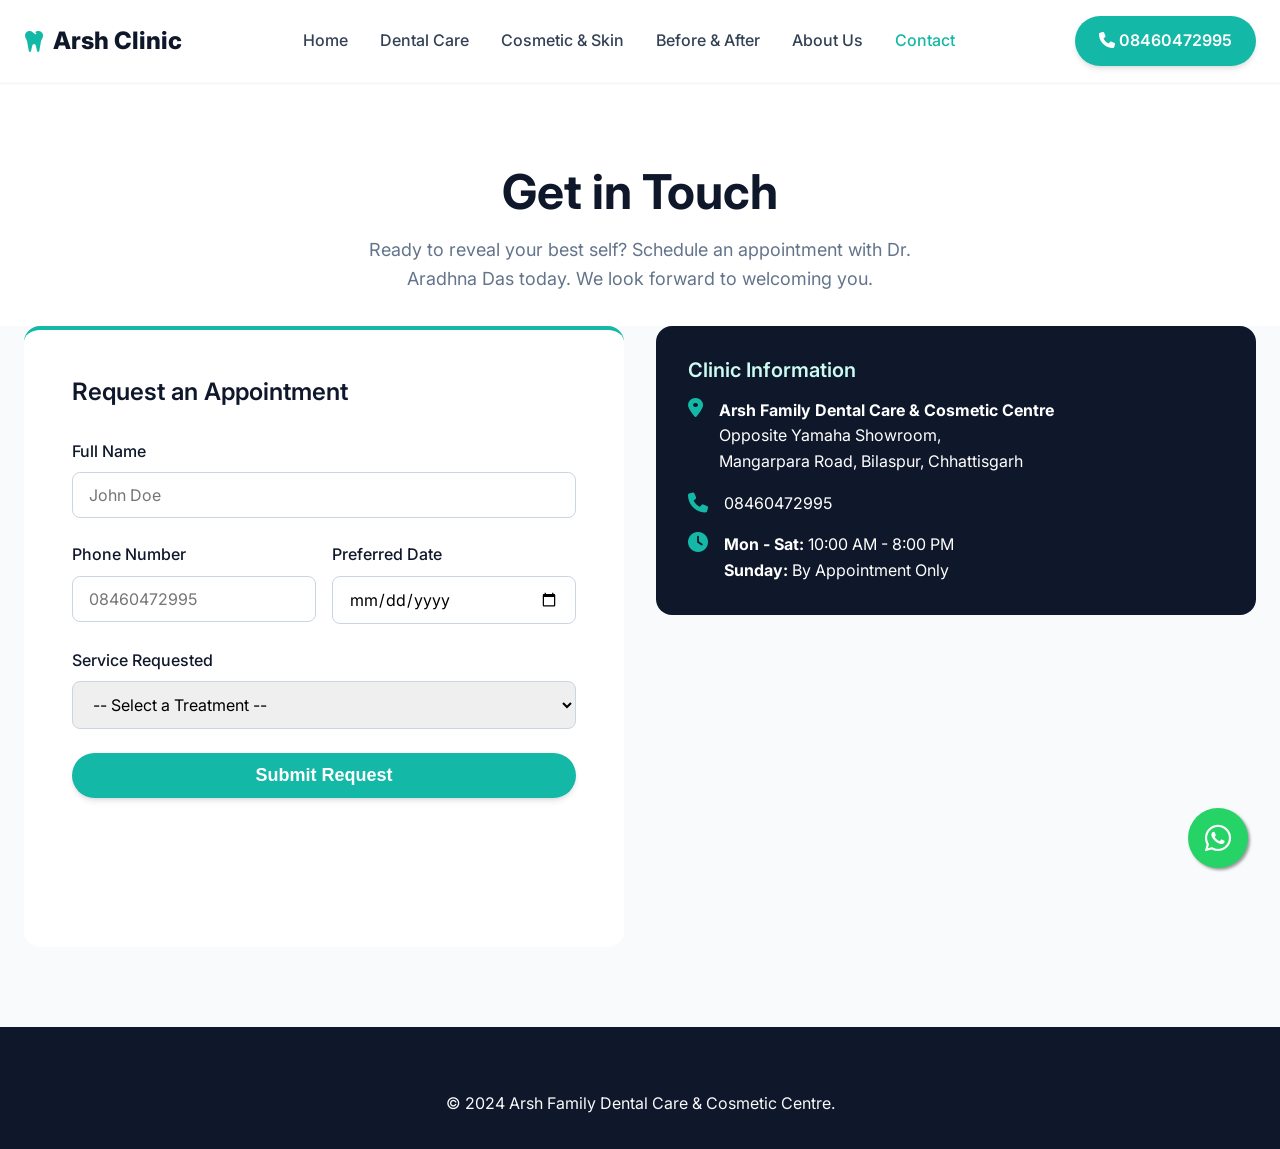
<file: contact.html>
<!DOCTYPE html>
<html lang="en">
<head>
    <meta charset="UTF-8">
    <meta name="viewport" content="width=device-width, initial-scale=1.0">
    <title>Contact Us | Arsh Clinic</title>
    <!-- Google Fonts -->
    <link href="https://fonts.googleapis.com/css2?family=Inter:wght@400;500;600;700;800&display=swap" rel="stylesheet">
    <link rel="stylesheet" href="https://cdnjs.cloudflare.com/ajax/libs/font-awesome/6.4.0/css/all.min.css">
    <link rel="stylesheet" href="css/styles.css">
    <style>
        .form-group {
            margin-bottom: 1.5rem;
        }
        .form-label {
            display: block;
            margin-bottom: 0.5rem;
            font-weight: 500;
            color: var(--clr-navy);
        }
        .form-control {
            width: 100%;
            padding: 0.75rem 1rem;
            border: 1px solid #cbd5e1;
            border-radius: 0.5rem;
            font-family: inherit;
            font-size: 1rem;
            transition: border-color var(--transition-fast);
        }
        .form-control:focus {
            outline: none;
            border-color: var(--clr-teal);
            box-shadow: 0 0 0 3px rgba(20, 184, 166, 0.2);
        }
    </style>
</head>
<body>

    <nav class="navbar">
        <div class="container nav-container">
            <a href="index.html" class="logo">
                <i class="fa-solid fa-tooth logo-icon"></i>
                <span>Arsh Clinic</span>
            </a>
            <div class="nav-links">
                <a href="index.html">Home</a>
                <a href="dental.html">Dental Care</a>
                <a href="cosmetic.html">Cosmetic & Skin</a>
                <a href="gallery.html">Before & After</a>
                <a href="about.html">About Us</a>
                <a href="contact.html" class="active">Contact</a>
            </div>
            <div class="nav-cta">
                <a href="tel:08460472995" class="btn btn-primary"><i class="fa-solid fa-phone"></i> 08460472995</a>
            </div>
            <button class="mobile-menu-btn" aria-label="Open Menu">
                <i class="fa-solid fa-bars"></i>
            </button>
        </div>
    </nav>

    <!-- Mobile Menu -->
    <div class="mobile-menu">
        <button class="mobile-menu-close" aria-label="Close Menu"><i class="fa-solid fa-xmark"></i></button>
        <div class="mobile-nav-links">
            <a href="index.html">Home</a>
            <a href="dental.html">Dental Care</a>
            <a href="cosmetic.html">Cosmetic & Skin</a>
            <a href="gallery.html">Before & After</a>
            <a href="about.html">About Us</a>
            <a href="contact.html" class="text-teal">Contact</a>
            <a href="tel:08460472995" class="text-teal"><i class="fa-solid fa-phone"></i> Call 08460472995</a>
        </div>
    </div>

    <!-- Floating WhatsApp -->
    <a href="https://wa.me/918460472995" class="whatsapp-float" target="_blank" rel="noopener noreferrer" aria-label="Chat with us on WhatsApp">
        <i class="fa-brands fa-whatsapp"></i>
    </a>

    <!-- Contact Header -->
    <header class="section bg-white text-center fade-up" style="padding-bottom: 2rem;">
        <div class="container">
            <h1 class="heading-secondary" style="color: var(--clr-navy);">Get in Touch</h1>
            <p class="text-lead" style="max-width: 600px; margin: 0 auto;">Ready to reveal your best self? Schedule an appointment with Dr. Aradhna Das today. We look forward to welcoming you.</p>
        </div>
    </header>

    <!-- Form and Map Section -->
    <section class="section" style="padding-top: 0;">
        <div class="container grid grid-cols-2 gap-8 fade-up">
            
            <!-- Contact Form -->
            <div class="bg-white rounded-xl shadow-lg p-8" style="padding: 3rem; border-top: 4px solid var(--clr-teal);">
                <h3 class="heading-tertiary" style="margin-bottom: 2rem;">Request an Appointment</h3>
                <form id="booking-form" action="#" method="POST" onsubmit="event.preventDefault(); alert('Request submitted successfully! We will call you shortly to confirm your slot.');">
                    <div class="form-group">
                        <label for="name" class="form-label">Full Name</label>
                        <input type="text" id="name" class="form-control" placeholder="John Doe" required>
                    </div>
                    <div class="form-group" style="display: grid; grid-template-columns: 1fr 1fr; gap: 1rem;">
                        <div>
                            <label for="phone" class="form-label">Phone Number</label>
                            <input type="tel" id="phone" class="form-control" placeholder="08460472995" required>
                        </div>
                        <div>
                            <label for="date" class="form-label">Preferred Date</label>
                            <input type="date" id="date" class="form-control" required>
                        </div>
                    </div>
                    <div class="form-group">
                        <label for="service" class="form-label">Service Requested</label>
                        <select id="service" class="form-control" required>
                            <option value="">-- Select a Treatment --</option>
                            <optgroup label="Dental">
                                <option value="rct">Root Canal</option>
                                <option value="implant">Dental Implant</option>
                                <option value="checkup">General Checkup</option>
                            </optgroup>
                            <optgroup label="Cosmetic & Laser">
                                <option value="laser">Laser Hair Removal</option>
                                <option value="tattoo">Tattoo Removal</option>
                                <option value="aesthetics">Lip/Brow/Facial Aesthetic</option>
                            </optgroup>
                        </select>
                    </div>
                    <button type="submit" class="btn btn-primary" style="width: 100%; font-size: 1.125rem;">Submit Request</button>
                </form>
            </div>

            <!-- Map and Info -->
            <div>
                <div class="bg-navy rounded-xl shadow-lg" style="padding: 2rem; margin-bottom: 2rem; color: white;">
                    <h3 style="font-size: 1.25rem; font-weight: 600; margin-bottom: 1rem; color: var(--clr-teal-light);">Clinic Information</h3>
                    <div class="flex flex-col gap-4">
                        <div class="flex gap-4 items-start">
                            <i class="fa-solid fa-location-dot text-teal" style="font-size: 1.25rem;"></i>
                            <p><strong>Arsh Family Dental Care & Cosmetic Centre</strong><br>Opposite Yamaha Showroom,<br>Mangarpara Road, Bilaspur, Chhattisgarh</p>
                        </div>
                        <div class="flex gap-4 items-center">
                            <i class="fa-solid fa-phone text-teal" style="font-size: 1.25rem;"></i>
                            <p>08460472995</p>
                        </div>
                        <div class="flex gap-4 items-start">
                            <i class="fa-solid fa-clock text-teal" style="font-size: 1.25rem;"></i>
                            <p><strong>Mon - Sat:</strong> 10:00 AM - 8:00 PM<br><strong>Sunday:</strong> By Appointment Only</p>
                        </div>
                    </div>
                </div>

                <div class="rounded-xl shadow-lg overflow-hidden" style="height: 300px;">
                    <!-- Embedded Google Map -->
                    <iframe 
                        src="https://www.google.com/maps/embed?pb=!1m18!1m12!1m3!1d14781.930472433!2d82.1310!3d22.0797!2m3!1f0!2f0!3f0!3m2!1i1024!2i768!4f13.1!3m3!1m2!1s0x3a280b1e1b1b1b1b%3A0x1b1b1b1b1b1b1b1b!2sBilaspur%2C%20Chhattisgarh!5e0!3m2!1sen!2sin!4v1611111111111!5m2!1sen!2sin" 
                        width="100%" 
                        height="100%" 
                        style="border:0;" 
                        allowfullscreen="" 
                        loading="lazy" 
                        referrerpolicy="no-referrer-when-downgrade">
                    </iframe>
                </div>
            </div>

        </div>
    </section>

    <!-- Global Footer -->
    <footer class="footer">
        <div class="container text-center">
            <p>&copy; 2024 Arsh Family Dental Care & Cosmetic Centre.</p>
        </div>
    </footer>

    <script src="js/app.js"></script>
</body>
</html>
</file>
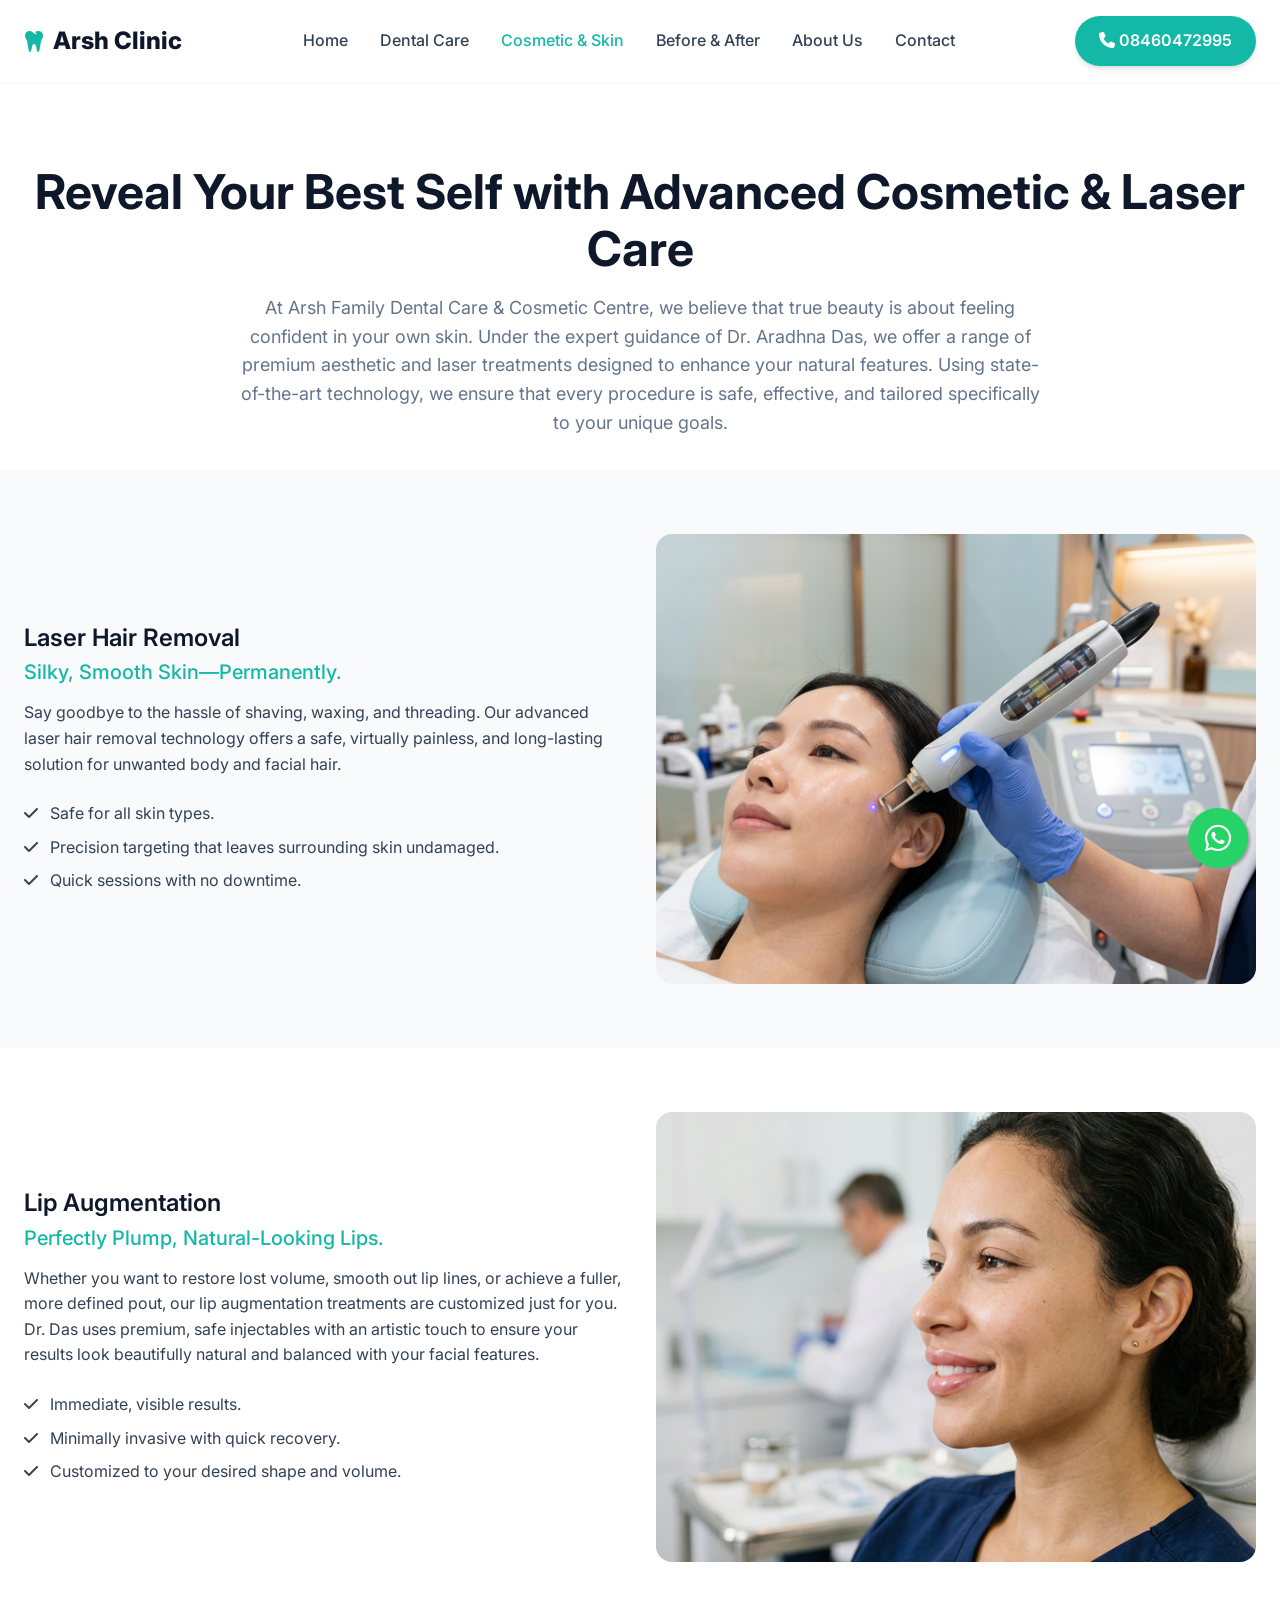
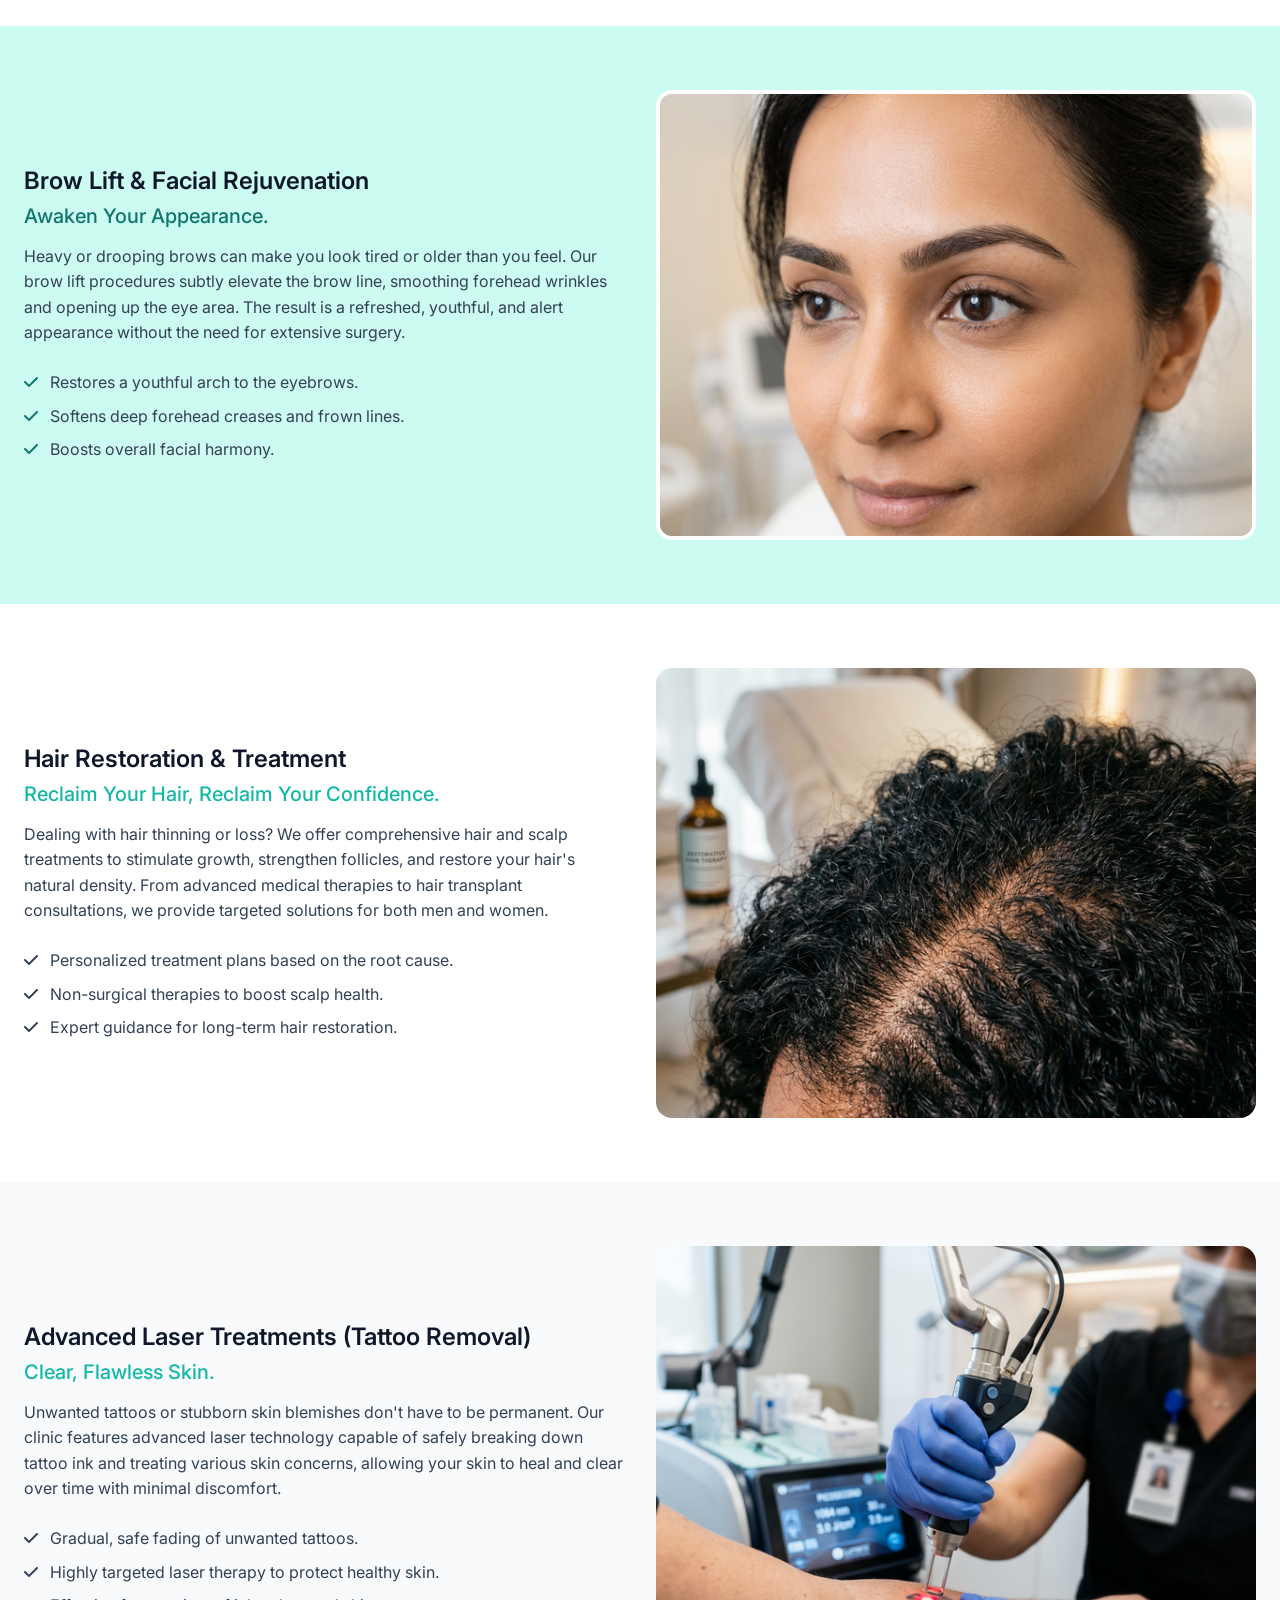
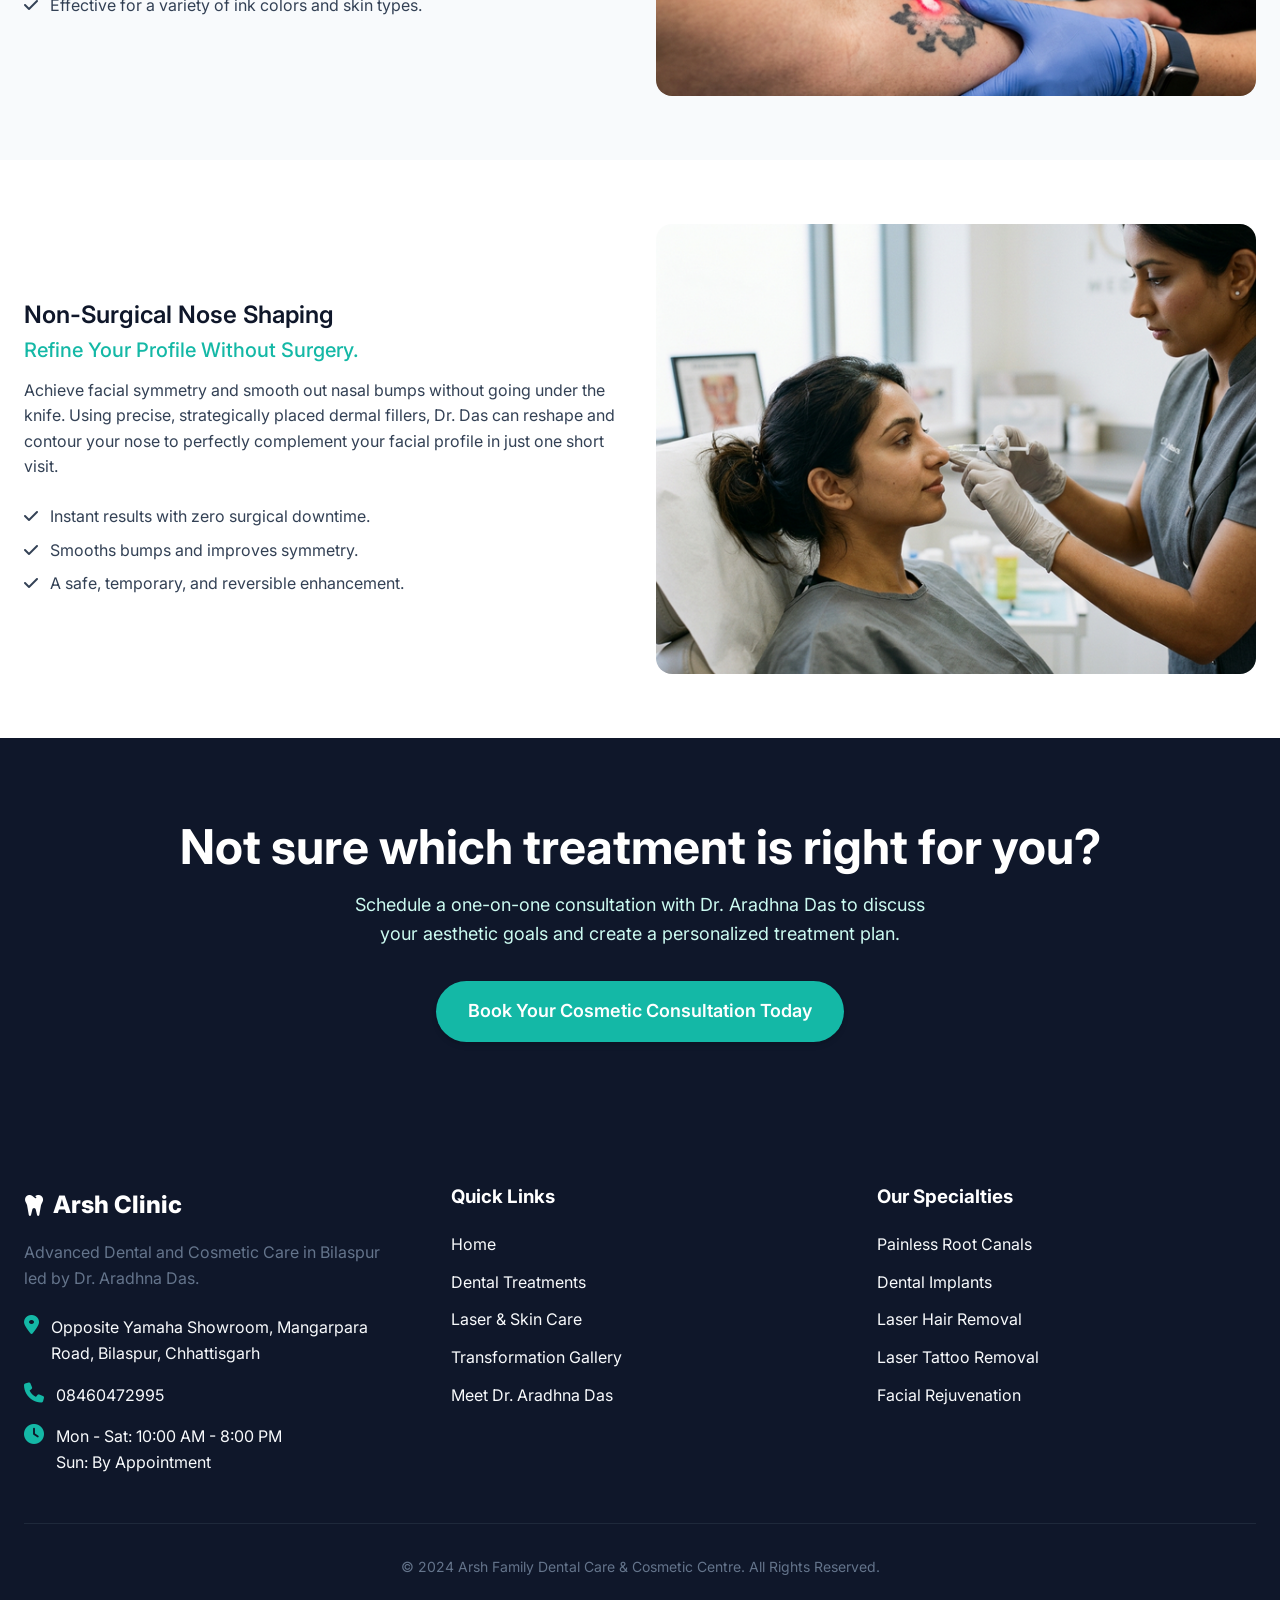
<file: cosmetic.html>
<!DOCTYPE html>
<html lang="en">
<head>
    <meta charset="UTF-8">
    <meta name="viewport" content="width=device-width, initial-scale=1.0">
    <title>Cosmetic & Laser Clinic | Arsh Family Dental Care</title>
    <meta name="description" content="Premium aesthetic and laser treatments in Bilaspur by Dr. Aradhna Das. Expert lip augmentation, laser hair removal, and tattoo removal.">
    <!-- Google Fonts -->
    <link rel="preconnect" href="https://fonts.googleapis.com">
    <link rel="preconnect" href="https://fonts.gstatic.com" crossorigin>
    <link href="https://fonts.googleapis.com/css2?family=Inter:wght@400;500;600;700;800&display=swap" rel="stylesheet">
    <!-- FontAwesome Vector Icons -->
    <link rel="stylesheet" href="https://cdnjs.cloudflare.com/ajax/libs/font-awesome/6.4.0/css/all.min.css">
    <!-- Custom CSS -->
    <link rel="stylesheet" href="css/styles.css">
</head>
<body>

    <!-- Responsive Navbar -->
    <nav class="navbar">
        <div class="container nav-container">
            <a href="index.html" class="logo">
                <i class="fa-solid fa-tooth logo-icon"></i>
                <span>Arsh Clinic</span>
            </a>
            
            <div class="nav-links">
                <a href="index.html">Home</a>
                <a href="dental.html">Dental Care</a>
                <a href="cosmetic.html" class="active">Cosmetic & Skin</a>
                <a href="gallery.html">Before & After</a>
                <a href="about.html">About Us</a>
                <a href="contact.html">Contact</a>
            </div>

            <div class="nav-cta">
                <a href="tel:08460472995" class="btn btn-primary"><i class="fa-solid fa-phone"></i> 08460472995</a>
            </div>

            <button class="mobile-menu-btn" aria-label="Open Menu">
                <i class="fa-solid fa-bars"></i>
            </button>
        </div>
    </nav>

    <!-- Mobile Menu Overlay -->
    <div class="mobile-menu">
        <button class="mobile-menu-close" aria-label="Close Menu">
            <i class="fa-solid fa-xmark"></i>
        </button>
        <div class="mobile-nav-links">
            <a href="index.html">Home</a>
            <a href="dental.html">Dental Care</a>
            <a href="cosmetic.html" class="text-teal">Cosmetic & Skin</a>
            <a href="gallery.html">Before & After</a>
            <a href="about.html">About Us</a>
            <a href="contact.html">Contact</a>
            <a href="tel:08460472995" class="text-teal"><i class="fa-solid fa-phone"></i> Call 08460472995</a>
        </div>
    </div>

    <!-- Floating WhatsApp -->
    <a href="https://wa.me/918460472995" class="whatsapp-float" target="_blank" rel="noopener noreferrer" aria-label="Chat with us on WhatsApp">
        <i class="fa-brands fa-whatsapp"></i>
    </a>

    <!-- Page Header -->
    <header class="section bg-white text-center fade-up" style="padding-bottom: 2rem;">
        <div class="container">
            <h1 class="heading-secondary" style="color: var(--clr-navy);">Reveal Your Best Self with Advanced Cosmetic & Laser Care</h1>
            <p class="text-lead" style="max-width: 800px; margin: 0 auto;">At Arsh Family Dental Care & Cosmetic Centre, we believe that true beauty is about feeling confident in your own skin. Under the expert guidance of Dr. Aradhna Das, we offer a range of premium aesthetic and laser treatments designed to enhance your natural features. Using state-of-the-art technology, we ensure that every procedure is safe, effective, and tailored specifically to your unique goals.</p>
        </div>
    </header>

    <!-- Treatment List (Zig-Zag) -->
    
    <!-- 1. Laser Hair Removal -->
    <section class="section" style="background-color: var(--clr-white-dim); padding: 4rem 0;" id="laser-hair">
        <div class="container grid grid-cols-2 items-center gap-8 fade-up">
            <div>
                <h2 class="heading-tertiary" style="margin-bottom: 0.5rem; color: var(--clr-navy);">Laser Hair Removal</h2>
                <h3 style="font-size: 1.25rem; font-weight: 500; color: var(--clr-teal); margin-bottom: 1rem;">Silky, Smooth Skin—Permanently.</h3>
                <p style="margin-bottom: 1.5rem; color: var(--clr-text-main);">Say goodbye to the hassle of shaving, waxing, and threading. Our advanced laser hair removal technology offers a safe, virtually painless, and long-lasting solution for unwanted body and facial hair.</p>
                <ul style="color: var(--clr-text-main);" class="flex flex-col gap-2">
                    <li><i class="fa-solid fa-check text-navy" style="margin-right: 0.5rem;"></i> Safe for all skin types.</li>
                    <li><i class="fa-solid fa-check text-navy" style="margin-right: 0.5rem;"></i> Precision targeting that leaves surrounding skin undamaged.</li>
                    <li><i class="fa-solid fa-check text-navy" style="margin-right: 0.5rem;"></i> Quick sessions with no downtime.</li>
                </ul>
            </div>
            <div>
                <img src="images/laser_hair.png" alt="Laser Hair Removal" class="rounded-xl shadow-lg" style="width: 100%; object-fit: cover; aspect-ratio: 4/3;">
            </div>
        </div>
    </section>

    <!-- 2. Lip Augmentation (Reverse) -->
    <section class="section bg-white" style="padding: 4rem 0;" id="lip-augmentation">
        <div class="container grid grid-cols-2 items-center gap-8 fade-up text-right-mobile">
            <div style="order: 2;" class="order-mobile-2">
                <img src="images/lip_augmentation.png" alt="Lip Augmentation" class="rounded-xl shadow-lg" style="width: 100%; object-fit: cover; aspect-ratio: 4/3;">
            </div>
            <div style="order: 1;" class="order-mobile-1">
                <h2 class="heading-tertiary" style="margin-bottom: 0.5rem; color: var(--clr-navy);">Lip Augmentation</h2>
                <h3 style="font-size: 1.25rem; font-weight: 500; color: var(--clr-teal); margin-bottom: 1rem;">Perfectly Plump, Natural-Looking Lips.</h3>
                <p style="margin-bottom: 1.5rem; color: var(--clr-text-main);">Whether you want to restore lost volume, smooth out lip lines, or achieve a fuller, more defined pout, our lip augmentation treatments are customized just for you. Dr. Das uses premium, safe injectables with an artistic touch to ensure your results look beautifully natural and balanced with your facial features.</p>
                <ul style="color: var(--clr-text-main);" class="flex flex-col gap-2">
                    <li><i class="fa-solid fa-check text-navy" style="margin-right: 0.5rem;"></i> Immediate, visible results.</li>
                    <li><i class="fa-solid fa-check text-navy" style="margin-right: 0.5rem;"></i> Minimally invasive with quick recovery.</li>
                    <li><i class="fa-solid fa-check text-navy" style="margin-right: 0.5rem;"></i> Customized to your desired shape and volume.</li>
                </ul>
            </div>
        </div>
    </section>

    <!-- 3. Brow Lift -->
    <section class="section" style="background-color: var(--clr-teal-light); padding: 4rem 0;" id="brow-lift">
        <div class="container grid grid-cols-2 items-center gap-8 fade-up">
            <div>
                <h2 class="heading-tertiary" style="margin-bottom: 0.5rem; color: var(--clr-navy);">Brow Lift & Facial Rejuvenation</h2>
                <h3 style="font-size: 1.25rem; font-weight: 500; color: var(--clr-teal-dark); margin-bottom: 1rem;">Awaken Your Appearance.</h3>
                <p style="margin-bottom: 1.5rem; color: var(--clr-text-main);">Heavy or drooping brows can make you look tired or older than you feel. Our brow lift procedures subtly elevate the brow line, smoothing forehead wrinkles and opening up the eye area. The result is a refreshed, youthful, and alert appearance without the need for extensive surgery.</p>
                <ul style="color: var(--clr-text-main);" class="flex flex-col gap-2">
                    <li><i class="fa-solid fa-check text-teal-dark" style="margin-right: 0.5rem; color: var(--clr-teal-dark);"></i> Restores a youthful arch to the eyebrows.</li>
                    <li><i class="fa-solid fa-check text-teal-dark" style="margin-right: 0.5rem; color: var(--clr-teal-dark);"></i> Softens deep forehead creases and frown lines.</li>
                    <li><i class="fa-solid fa-check text-teal-dark" style="margin-right: 0.5rem; color: var(--clr-teal-dark);"></i> Boosts overall facial harmony.</li>
                </ul>
            </div>
            <div>
                <img src="images/brow_lift.png" alt="Brow Lift and Rejuvenation" class="rounded-xl shadow-lg" style="width: 100%; object-fit: cover; aspect-ratio: 4/3; border: 4px solid white;">
            </div>
        </div>
    </section>

    <!-- 4. Hair Restoration (Reverse) -->
    <section class="section bg-white" style="padding: 4rem 0;" id="hair-restoration">
        <div class="container grid grid-cols-2 items-center gap-8 fade-up">
            <div style="order: 2;" class="order-mobile-2">
                <img src="images/hair_restoration.png" alt="Hair Restoration" class="rounded-xl shadow-lg" style="width: 100%; object-fit: cover; aspect-ratio: 4/3;">
            </div>
            <div style="order: 1;" class="order-mobile-1">
                <h2 class="heading-tertiary" style="margin-bottom: 0.5rem; color: var(--clr-navy);">Hair Restoration & Treatment</h2>
                <h3 style="font-size: 1.25rem; font-weight: 500; color: var(--clr-teal); margin-bottom: 1rem;">Reclaim Your Hair, Reclaim Your Confidence.</h3>
                <p style="margin-bottom: 1.5rem; color: var(--clr-text-main);">Dealing with hair thinning or loss? We offer comprehensive hair and scalp treatments to stimulate growth, strengthen follicles, and restore your hair's natural density. From advanced medical therapies to hair transplant consultations, we provide targeted solutions for both men and women.</p>
                <ul style="color: var(--clr-text-main);" class="flex flex-col gap-2">
                    <li><i class="fa-solid fa-check text-navy" style="margin-right: 0.5rem;"></i> Personalized treatment plans based on the root cause.</li>
                    <li><i class="fa-solid fa-check text-navy" style="margin-right: 0.5rem;"></i> Non-surgical therapies to boost scalp health.</li>
                    <li><i class="fa-solid fa-check text-navy" style="margin-right: 0.5rem;"></i> Expert guidance for long-term hair restoration.</li>
                </ul>
            </div>
        </div>
    </section>

    <!-- 5. Laser Tattoo Removal -->
    <section class="section" style="background-color: var(--clr-white-dim); padding: 4rem 0;" id="tattoo">
        <div class="container grid grid-cols-2 items-center gap-8 fade-up">
            <div>
                <h2 class="heading-tertiary" style="margin-bottom: 0.5rem; color: var(--clr-navy);">Advanced Laser Treatments (Tattoo Removal)</h2>
                <h3 style="font-size: 1.25rem; font-weight: 500; color: var(--clr-teal); margin-bottom: 1rem;">Clear, Flawless Skin.</h3>
                <p style="margin-bottom: 1.5rem; color: var(--clr-text-main);">Unwanted tattoos or stubborn skin blemishes don't have to be permanent. Our clinic features advanced laser technology capable of safely breaking down tattoo ink and treating various skin concerns, allowing your skin to heal and clear over time with minimal discomfort.</p>
                <ul style="color: var(--clr-text-main);" class="flex flex-col gap-2">
                    <li><i class="fa-solid fa-check text-navy" style="margin-right: 0.5rem;"></i> Gradual, safe fading of unwanted tattoos.</li>
                    <li><i class="fa-solid fa-check text-navy" style="margin-right: 0.5rem;"></i> Highly targeted laser therapy to protect healthy skin.</li>
                    <li><i class="fa-solid fa-check text-navy" style="margin-right: 0.5rem;"></i> Effective for a variety of ink colors and skin types.</li>
                </ul>
            </div>
            <div>
                <img src="images/tattoo_removal.png" alt="Laser Tattoo Removal" class="rounded-xl shadow-lg" style="width: 100%; object-fit: cover; aspect-ratio: 4/3;">
            </div>
        </div>
    </section>

    <!-- 6. Nose Shaping (Reverse) -->
    <section class="section bg-white" style="padding: 4rem 0;" id="nose-shaping">
        <div class="container grid grid-cols-2 items-center gap-8 fade-up">
            <div style="order: 2;" class="order-mobile-2">
                <img src="images/nose_shaping.png" alt="Non Surgical Nose Shaping" class="rounded-xl shadow-lg" style="width: 100%; object-fit: cover; aspect-ratio: 4/3;">
            </div>
            <div style="order: 1;" class="order-mobile-1">
                <h2 class="heading-tertiary" style="margin-bottom: 0.5rem; color: var(--clr-navy);">Non-Surgical Nose Shaping</h2>
                <h3 style="font-size: 1.25rem; font-weight: 500; color: var(--clr-teal); margin-bottom: 1rem;">Refine Your Profile Without Surgery.</h3>
                <p style="margin-bottom: 1.5rem; color: var(--clr-text-main);">Achieve facial symmetry and smooth out nasal bumps without going under the knife. Using precise, strategically placed dermal fillers, Dr. Das can reshape and contour your nose to perfectly complement your facial profile in just one short visit.</p>
                <ul style="color: var(--clr-text-main);" class="flex flex-col gap-2">
                    <li><i class="fa-solid fa-check text-navy" style="margin-right: 0.5rem;"></i> Instant results with zero surgical downtime.</li>
                    <li><i class="fa-solid fa-check text-navy" style="margin-right: 0.5rem;"></i> Smooths bumps and improves symmetry.</li>
                    <li><i class="fa-solid fa-check text-navy" style="margin-right: 0.5rem;"></i> A safe, temporary, and reversible enhancement.</li>
                </ul>
            </div>
        </div>
    </section>

    <!-- Call to Action -->
    <section class="section bg-navy text-center fade-up">
        <div class="container">
            <h2 class="heading-secondary" style="color: white; margin-bottom: 1rem;">Not sure which treatment is right for you?</h2>
            <p class="text-lead" style="color: var(--clr-teal-light); max-width: 600px; margin: 0 auto 2rem;">Schedule a one-on-one consultation with Dr. Aradhna Das to discuss your aesthetic goals and create a personalized treatment plan.</p>
            <a href="contact.html" class="btn btn-primary" style="font-size: 1.125rem; padding: 1rem 2rem;">Book Your Cosmetic Consultation Today</a>
        </div>
    </section>

    <!-- Global Footer -->
    <footer class="footer">
        <div class="container">
            <div class="footer-grid">
                <!-- Clinic Info -->
                <div>
                    <a href="index.html" class="logo" style="color: white; margin-bottom: 1rem;">
                        <i class="fa-solid fa-tooth logo-icon" style="color: white;"></i>
                        <span>Arsh Clinic</span>
                    </a>
                    <p style="margin-bottom: 1.5rem; color: var(--clr-text-light);">
                        Advanced Dental and Cosmetic Care in Bilaspur led by Dr. Aradhna Das.
                    </p>
                    <div class="footer-contact">
                        <div class="contact-item">
                            <i class="fa-solid fa-location-dot contact-icon"></i>
                            <span>Opposite Yamaha Showroom, Mangarpara Road, Bilaspur, Chhattisgarh</span>
                        </div>
                        <div class="contact-item">
                            <i class="fa-solid fa-phone contact-icon"></i>
                            <span>08460472995</span>
                        </div>
                        <div class="contact-item">
                            <i class="fa-solid fa-clock contact-icon"></i>
                            <span>Mon - Sat: 10:00 AM - 8:00 PM <br> Sun: By Appointment</span>
                        </div>
                    </div>
                </div>

                <!-- Quick Links -->
                <div>
                    <h3>Quick Links</h3>
                    <div class="footer-links">
                        <a href="index.html">Home</a>
                        <a href="dental.html">Dental Treatments</a>
                        <a href="cosmetic.html">Laser & Skin Care</a>
                        <a href="gallery.html">Transformation Gallery</a>
                        <a href="about.html">Meet Dr. Aradhna Das</a>
                    </div>
                </div>

                <!-- Services Recap -->
                <div>
                    <h3>Our Specialties</h3>
                    <div class="footer-links">
                        <a href="dental.html#rct">Painless Root Canals</a>
                        <a href="dental.html#implants">Dental Implants</a>
                        <a href="cosmetic.html#laser-hair">Laser Hair Removal</a>
                        <a href="cosmetic.html#tattoo">Laser Tattoo Removal</a>
                        <a href="cosmetic.html#botox">Facial Rejuvenation</a>
                    </div>
                </div>
            </div>

            <div class="footer-bottom">
                <p>&copy; 2024 Arsh Family Dental Care & Cosmetic Centre. All Rights Reserved.</p>
            </div>
        </div>
    </footer>

    <!-- Scripts -->
    <script src="js/app.js"></script>
    <style>
        /* Mobile order fix for zig-zag layout */
        @media (max-width: 767px) {
            .order-mobile-1 { order: 1 !important; }
            .order-mobile-2 { order: 2 !important; }
            .text-right-mobile { text-align: left; }
        }
    </style>
</body>
</html>
</file>
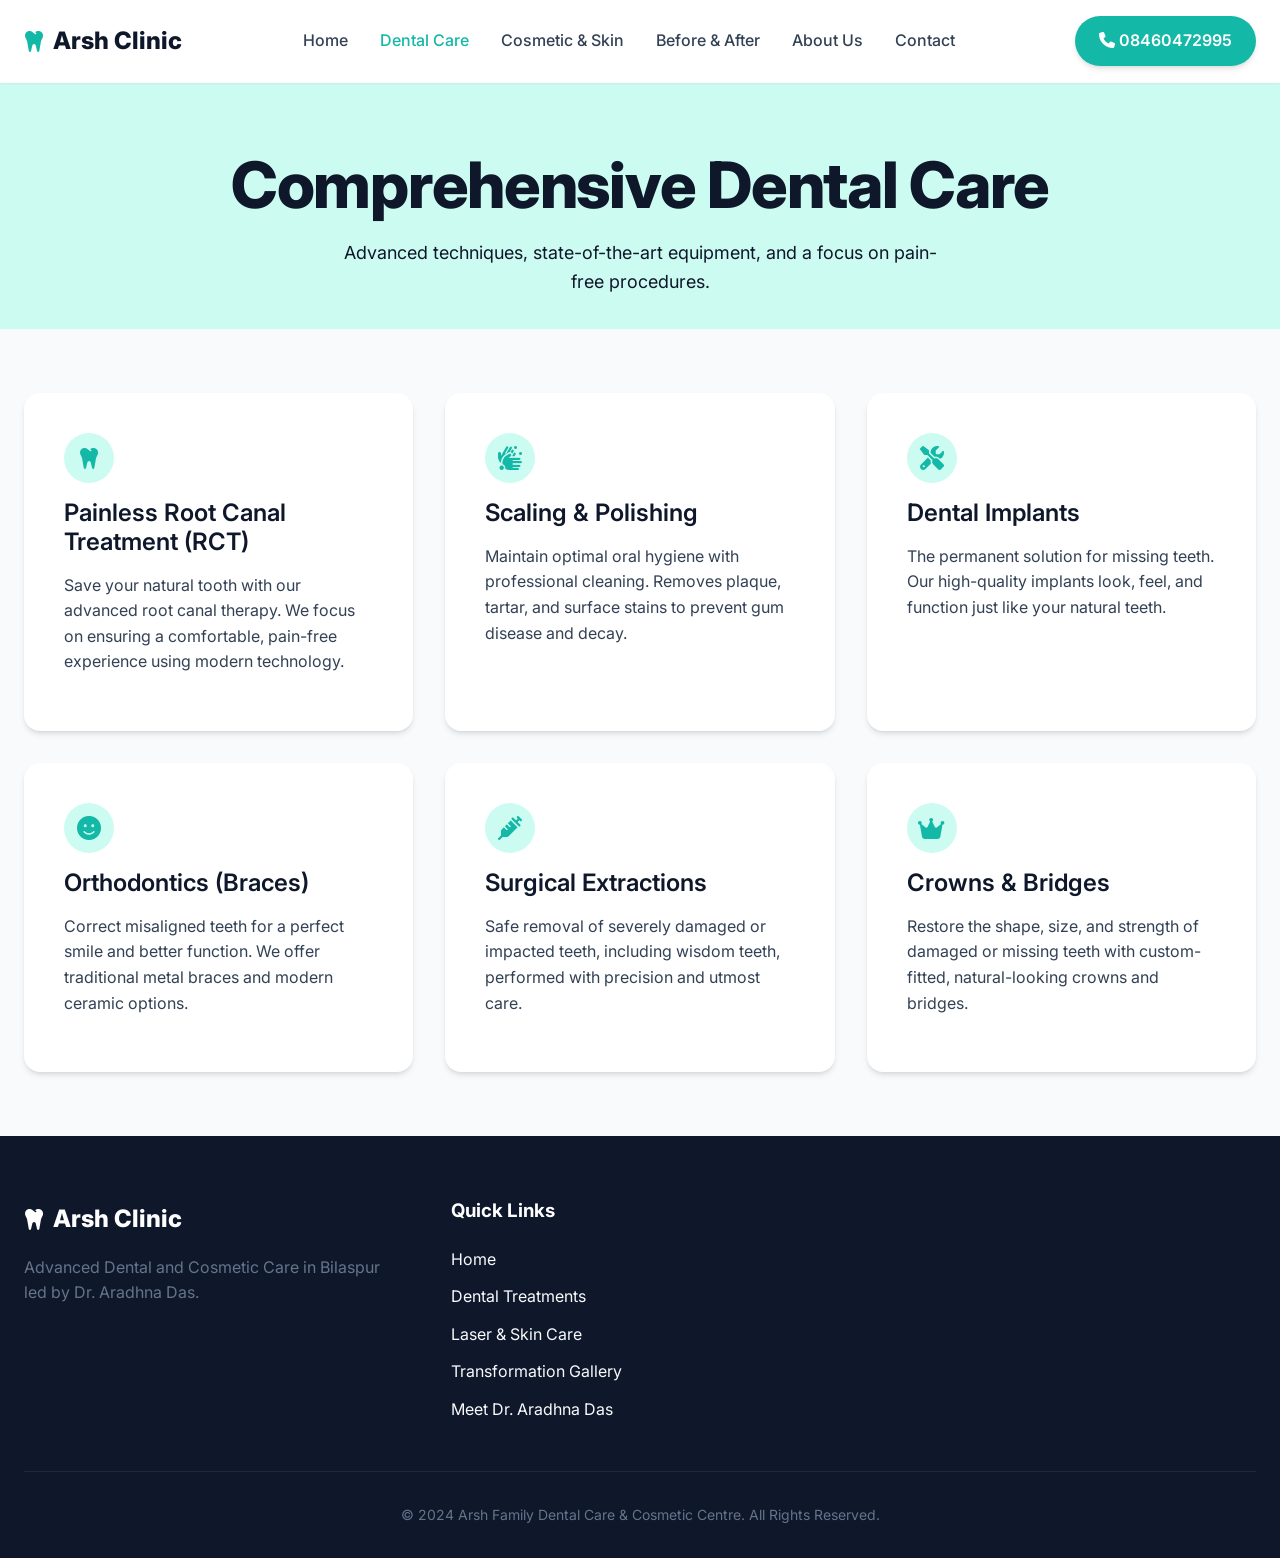
<file: dental.html>
<!DOCTYPE html>
<html lang="en">
<head>
    <meta charset="UTF-8">
    <meta name="viewport" content="width=device-width, initial-scale=1.0">
    <title>Dental Care | Arsh Clinic</title>
    <!-- Google Fonts -->
    <link rel="preconnect" href="https://fonts.googleapis.com">
    <link rel="preconnect" href="https://fonts.gstatic.com" crossorigin>
    <link href="https://fonts.googleapis.com/css2?family=Inter:wght@400;500;600;700;800&display=swap" rel="stylesheet">
    <!-- FontAwesome Vector Icons -->
    <link rel="stylesheet" href="https://cdnjs.cloudflare.com/ajax/libs/font-awesome/6.4.0/css/all.min.css">
    <!-- Custom CSS -->
    <link rel="stylesheet" href="css/styles.css">
    <style>
        .page-header {
            padding: 4rem 0 2rem;
            background: var(--clr-teal-light);
            text-align: center;
        }
    </style>
</head>
<body>

    <!-- Responsive Navbar -->
    <nav class="navbar">
        <div class="container nav-container">
            <a href="index.html" class="logo">
                <i class="fa-solid fa-tooth logo-icon"></i>
                <span>Arsh Clinic</span>
            </a>
            
            <div class="nav-links">
                <a href="index.html">Home</a>
                <a href="dental.html" class="active">Dental Care</a>
                <a href="cosmetic.html">Cosmetic & Skin</a>
                <a href="gallery.html">Before & After</a>
                <a href="about.html">About Us</a>
                <a href="contact.html">Contact</a>
            </div>

            <div class="nav-cta">
                <a href="tel:08460472995" class="btn btn-primary"><i class="fa-solid fa-phone"></i> 08460472995</a>
            </div>

            <button class="mobile-menu-btn" aria-label="Open Menu">
                <i class="fa-solid fa-bars"></i>
            </button>
        </div>
    </nav>
    
    <!-- Mobile Menu Overlay -->
    <div class="mobile-menu">
        <button class="mobile-menu-close" aria-label="Close Menu">
            <i class="fa-solid fa-xmark"></i>
        </button>
        <div class="mobile-nav-links">
            <a href="index.html">Home</a>
            <a href="dental.html">Dental Care</a>
            <a href="cosmetic.html">Cosmetic & Skin</a>
            <a href="gallery.html">Before & After</a>
            <a href="about.html">About Us</a>
            <a href="contact.html">Contact</a>
            <a href="tel:08460472995" class="text-teal"><i class="fa-solid fa-phone"></i> Call 08460472995</a>
        </div>
    </div>

    <!-- Page Header -->
    <header class="page-header section">
        <div class="container fade-up">
            <h1 class="heading-primary" style="margin-bottom: 1rem;">Comprehensive Dental Care</h1>
            <p class="text-lead" style="max-width: 600px; margin: 0 auto; color: var(--clr-navy);">Advanced techniques, state-of-the-art equipment, and a focus on pain-free procedures.</p>
        </div>
    </header>

    <!-- Services Container -->
    <main class="section" style="padding: 4rem 0;">
        <div class="container grid grid-cols-2 gap-8 fade-up" style="grid-template-columns: repeat(auto-fit, minmax(300px, 1fr));">
            
            <!-- Root Canal (RCT) -->
            <div id="rct" class="bg-white rounded-xl shadow-md" style="padding: 2.5rem; border: 1px solid var(--clr-border);">
                <div style="width: 50px; height: 50px; background: var(--clr-teal-light); border-radius: 50%; display: flex; align-items: center; justify-content: center; margin-bottom: 1rem;">
                    <i class="fa-solid fa-tooth text-teal" style="font-size: 1.5rem;"></i>
                </div>
                <h3 class="heading-tertiary" style="margin-bottom: 1rem;">Painless Root Canal Treatment (RCT)</h3>
                <p style="color: var(--clr-text-main); margin-bottom: 1rem;">Save your natural tooth with our advanced root canal therapy. We focus on ensuring a comfortable, pain-free experience using modern technology.</p>
            </div>

            <!-- Prevenative Care -->
            <div class="bg-white rounded-xl shadow-md" style="padding: 2.5rem; border: 1px solid var(--clr-border);">
                <div style="width: 50px; height: 50px; background: var(--clr-teal-light); border-radius: 50%; display: flex; align-items: center; justify-content: center; margin-bottom: 1rem;">
                    <i class="fa-solid fa-hands-bubbles text-teal" style="font-size: 1.5rem;"></i>
                </div>
                <h3 class="heading-tertiary" style="margin-bottom: 1rem;">Scaling & Polishing</h3>
                <p style="color: var(--clr-text-main); margin-bottom: 1rem;">Maintain optimal oral hygiene with professional cleaning. Removes plaque, tartar, and surface stains to prevent gum disease and decay.</p>
            </div>

            <!-- Implants -->
            <div id="implants" class="bg-white rounded-xl shadow-md" style="padding: 2.5rem; border: 1px solid var(--clr-border);">
                <div style="width: 50px; height: 50px; background: var(--clr-teal-light); border-radius: 50%; display: flex; align-items: center; justify-content: center; margin-bottom: 1rem;">
                    <i class="fa-solid fa-screwdriver-wrench text-teal" style="font-size: 1.5rem;"></i>
                </div>
                <h3 class="heading-tertiary" style="margin-bottom: 1rem;">Dental Implants</h3>
                <p style="color: var(--clr-text-main); margin-bottom: 1rem;">The permanent solution for missing teeth. Our high-quality implants look, feel, and function just like your natural teeth.</p>
            </div>

            <!-- Braces / Orthodontics -->
            <div class="bg-white rounded-xl shadow-md" style="padding: 2.5rem; border: 1px solid var(--clr-border);">
                <div style="width: 50px; height: 50px; background: var(--clr-teal-light); border-radius: 50%; display: flex; align-items: center; justify-content: center; margin-bottom: 1rem;">
                    <i class="fa-solid fa-face-smile text-teal" style="font-size: 1.5rem;"></i>
                </div>
                <h3 class="heading-tertiary" style="margin-bottom: 1rem;">Orthodontics (Braces)</h3>
                <p style="color: var(--clr-text-main); margin-bottom: 1rem;">Correct misaligned teeth for a perfect smile and better function. We offer traditional metal braces and modern ceramic options.</p>
            </div>
            
             <!-- Extractions -->
             <div class="bg-white rounded-xl shadow-md" style="padding: 2.5rem; border: 1px solid var(--clr-border);">
                <div style="width: 50px; height: 50px; background: var(--clr-teal-light); border-radius: 50%; display: flex; align-items: center; justify-content: center; margin-bottom: 1rem;">
                    <i class="fa-solid fa-syringe text-teal" style="font-size: 1.5rem;"></i>
                </div>
                <h3 class="heading-tertiary" style="margin-bottom: 1rem;">Surgical Extractions</h3>
                <p style="color: var(--clr-text-main); margin-bottom: 1rem;">Safe removal of severely damaged or impacted teeth, including wisdom teeth, performed with precision and utmost care.</p>
            </div>

            <!-- Crowns & Bridges -->
            <div class="bg-white rounded-xl shadow-md" style="padding: 2.5rem; border: 1px solid var(--clr-border);">
                <div style="width: 50px; height: 50px; background: var(--clr-teal-light); border-radius: 50%; display: flex; align-items: center; justify-content: center; margin-bottom: 1rem;">
                    <i class="fa-solid fa-crown text-teal" style="font-size: 1.5rem;"></i>
                </div>
                <h3 class="heading-tertiary" style="margin-bottom: 1rem;">Crowns & Bridges</h3>
                <p style="color: var(--clr-text-main); margin-bottom: 1rem;">Restore the shape, size, and strength of damaged or missing teeth with custom-fitted, natural-looking crowns and bridges.</p>
            </div>

        </div>
    </main>

    <!-- Global Footer -->
    <footer class="footer">
        <div class="container">
            <div class="footer-grid">
                <div>
                    <a href="index.html" class="logo" style="color: white; margin-bottom: 1rem;">
                        <i class="fa-solid fa-tooth logo-icon" style="color: white;"></i>
                        <span>Arsh Clinic</span>
                    </a>
                    <p style="margin-bottom: 1.5rem; color: var(--clr-text-light);">
                        Advanced Dental and Cosmetic Care in Bilaspur led by Dr. Aradhna Das.
                    </p>
                </div>
                <div>
                    <h3>Quick Links</h3>
                    <div class="footer-links">
                        <a href="index.html">Home</a>
                        <a href="dental.html">Dental Treatments</a>
                        <a href="cosmetic.html">Laser & Skin Care</a>
                        <a href="gallery.html">Transformation Gallery</a>
                        <a href="about.html">Meet Dr. Aradhna Das</a>
                    </div>
                </div>
            </div>
            <div class="footer-bottom">
                <p>&copy; 2024 Arsh Family Dental Care & Cosmetic Centre. All Rights Reserved.</p>
            </div>
        </div>
    </footer>

    <!-- Scripts -->
    <script src="js/app.js"></script>
</body>
</html>
</file>
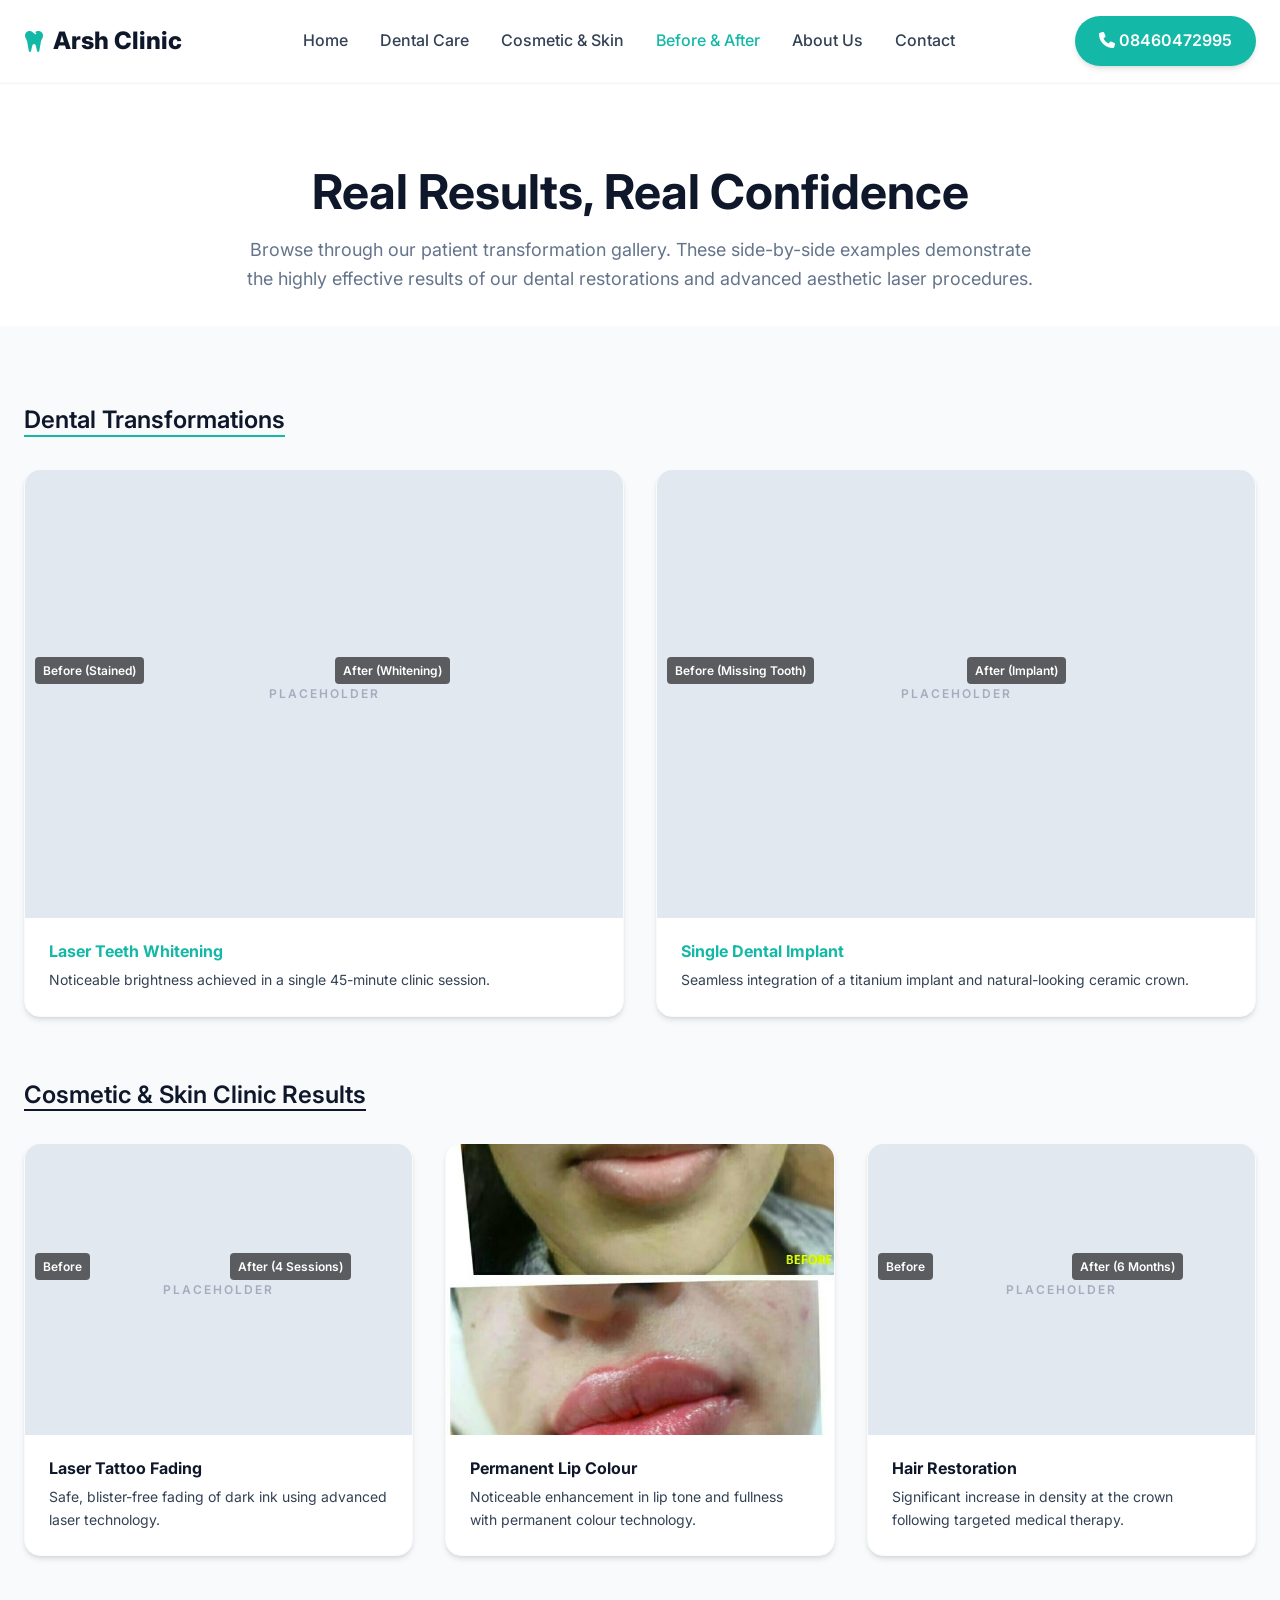
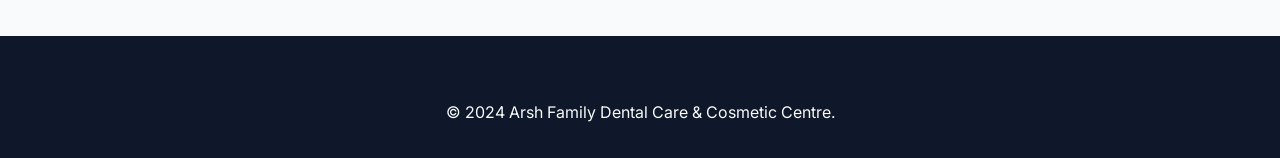
<file: gallery.html>
<!DOCTYPE html>
<html lang="en">
<head>
    <meta charset="UTF-8">
    <meta name="viewport" content="width=device-width, initial-scale=1.0">
    <title>Transformation Gallery | Arsh Clinic</title>
    <!-- Google Fonts -->
    <link href="https://fonts.googleapis.com/css2?family=Inter:wght@400;500;600;700;800&display=swap" rel="stylesheet">
    <link rel="stylesheet" href="https://cdnjs.cloudflare.com/ajax/libs/font-awesome/6.4.0/css/all.min.css">
    <link rel="stylesheet" href="css/styles.css">
    <style>
        .comparison-grid {
            display: grid;
            gap: 2rem;
            grid-template-columns: repeat(auto-fit, minmax(300px, 1fr));
        }
        .comparison-card {
            background: white;
            border-radius: 1rem;
            overflow: hidden;
            box-shadow: var(--shadow-md);
            border: 1px solid var(--clr-white-dim);
        }
        .placeholder-image {
            width: 100%;
            aspect-ratio: 4/3;
            background-color: #e2e8f0;
            display: flex;
            align-items: center;
            justify-content: center;
            color: #64748b;
            font-weight: 600;
            position: relative;
        }
        .placeholder-image::after {
            content: 'PLACEHOLDER';
            position: absolute;
            font-size: 0.75rem;
            letter-spacing: 2px;
            opacity: 0.5;
        }
        .split-image-container {
            display: flex;
            width: 100%;
        }
        .split-half {
            flex: 1;
            position: relative;
        }
        .split-half.before {
            border-right: 2px solid white;
            background-color: #cbd5e1;
        }
        .split-half.after {
            background-color: #94a3b8;
        }
        .label {
            position: absolute;
            bottom: 10px;
            left: 10px;
            background: rgba(0, 0, 0, 0.6);
            color: white;
            padding: 0.25rem 0.5rem;
            border-radius: 4px;
            font-size: 0.75rem;
        }
    </style>
</head>
<body>

    <nav class="navbar">
        <div class="container nav-container">
            <a href="index.html" class="logo">
                <i class="fa-solid fa-tooth logo-icon"></i>
                <span>Arsh Clinic</span>
            </a>
            <div class="nav-links">
                <a href="index.html">Home</a>
                <a href="dental.html">Dental Care</a>
                <a href="cosmetic.html">Cosmetic & Skin</a>
                <a href="gallery.html" class="active">Before & After</a>
                <a href="about.html">About Us</a>
                <a href="contact.html">Contact</a>
            </div>
            <div class="nav-cta">
                <a href="tel:08460472995" class="btn btn-primary"><i class="fa-solid fa-phone"></i> 08460472995</a>
            </div>
        </div>
    </nav>

    <!-- Header -->
    <header class="section bg-white text-center fade-up" style="padding-bottom: 2rem;">
        <div class="container">
            <h1 class="heading-secondary" style="color: var(--clr-navy);">Real Results, Real Confidence</h1>
            <p class="text-lead" style="max-width: 800px; margin: 0 auto;">Browse through our patient transformation gallery. These side-by-side examples demonstrate the highly effective results of our dental restorations and advanced aesthetic laser procedures.</p>
        </div>
    </header>

    <!-- Gallery Section -->
    <section class="section">
        <div class="container fade-up">
            
            <h3 class="heading-tertiary" style="margin-bottom: 2rem; color: var(--clr-navy); border-bottom: 2px solid var(--clr-teal); display: inline-block;">Dental Transformations</h3>
            <div class="comparison-grid" style="margin-bottom: 4rem;">
                <!-- Dental Example 1 -->
                <div class="comparison-card">
                    <div class="split-image-container placeholder-image">
                        <div class="split-half before"><span class="label">Before (Stained)</span></div>
                        <div class="split-half after"><span class="label">After (Whitening)</span></div>
                    </div>
                    <div style="padding: 1.5rem;">
                        <h4 style="font-weight: 700; color: var(--clr-teal); margin-bottom: 0.5rem;">Laser Teeth Whitening</h4>
                        <p style="font-size: 0.875rem; color: var(--clr-text-main);">Noticeable brightness achieved in a single 45-minute clinic session.</p>
                    </div>
                </div>

                <!-- Dental Example 2 -->
                <div class="comparison-card">
                    <div class="split-image-container placeholder-image">
                        <div class="split-half before"><span class="label">Before (Missing Tooth)</span></div>
                        <div class="split-half after"><span class="label">After (Implant)</span></div>
                    </div>
                    <div style="padding: 1.5rem;">
                        <h4 style="font-weight: 700; color: var(--clr-teal); margin-bottom: 0.5rem;">Single Dental Implant</h4>
                        <p style="font-size: 0.875rem; color: var(--clr-text-main);">Seamless integration of a titanium implant and natural-looking ceramic crown.</p>
                    </div>
                </div>
            </div>

            <h3 class="heading-tertiary" style="margin-bottom: 2rem; color: var(--clr-navy); border-bottom: 2px solid var(--clr-navy); display: inline-block;">Cosmetic & Skin Clinic Results</h3>
            <div class="comparison-grid">
                <!-- Cosmetic Example 1 -->
                <div class="comparison-card">
                    <div class="split-image-container placeholder-image">
                        <div class="split-half before"><span class="label">Before</span></div>
                        <div class="split-half after"><span class="label">After (4 Sessions)</span></div>
                    </div>
                    <div style="padding: 1.5rem;">
                        <h4 style="font-weight: 700; color: var(--clr-navy); margin-bottom: 0.5rem;">Laser Tattoo Fading</h4>
                        <p style="font-size: 0.875rem; color: var(--clr-text-main);">Safe, blister-free fading of dark ink using advanced laser technology.</p>
                    </div>
                </div>

                <!-- Cosmetic Example 2 -->
                <div class="comparison-card">
                    <img src="images/lips_before_after.jpg" alt="Lip Permanent Color Before and After" style="width: 100%; aspect-ratio: 4/3; object-fit: cover; background-color: #e2e8f0;">
                    <div style="padding: 1.5rem;">
                        <h4 style="font-weight: 700; color: var(--clr-navy); margin-bottom: 0.5rem;">Permanent Lip Colour</h4>
                        <p style="font-size: 0.875rem; color: var(--clr-text-main);">Noticeable enhancement in lip tone and fullness with permanent colour technology.</p>
                    </div>
                </div>

                <!-- Cosmetic Example 3 -->
                <div class="comparison-card">
                    <div class="split-image-container placeholder-image">
                        <div class="split-half before"><span class="label">Before</span></div>
                        <div class="split-half after"><span class="label">After (6 Months)</span></div>
                    </div>
                    <div style="padding: 1.5rem;">
                        <h4 style="font-weight: 700; color: var(--clr-navy); margin-bottom: 0.5rem;">Hair Restoration</h4>
                        <p style="font-size: 0.875rem; color: var(--clr-text-main);">Significant increase in density at the crown following targeted medical therapy.</p>
                    </div>
                </div>
            </div>

        </div>
    </section>

    <!-- Global Footer -->
    <footer class="footer">
        <div class="container text-center">
            <p>&copy; 2024 Arsh Family Dental Care & Cosmetic Centre.</p>
        </div>
    </footer>

    <script src="js/app.js"></script>
</body>
</html>
</file>
<file: css/styles.css>
:root {
  /* Color Palette */
  --clr-white: #ffffff;
  --clr-white-dim: #f8fafc;
  --clr-teal: #14b8a6;
  --clr-teal-light: #ccfbf1;
  --clr-teal-dark: #0f766e;
  --clr-navy: #0f172a;
  --clr-navy-light: #1e293b;
  --clr-text-main: #334155;
  --clr-text-light: #64748b;
  
  /* Typography */
  --font-main: 'Inter', sans-serif;
  
  /* Shadows */
  --shadow-sm: 0 1px 2px 0 rgb(0 0 0 / 0.05);
  --shadow-md: 0 4px 6px -1px rgb(0 0 0 / 0.1), 0 2px 4px -2px rgb(0 0 0 / 0.1);
  --shadow-lg: 0 10px 15px -3px rgb(0 0 0 / 0.1), 0 4px 6px -4px rgb(0 0 0 / 0.1);
  --shadow-glow: 0 0 15px rgba(20, 184, 166, 0.4);

  /* Transitions */
  --transition-fast: 0.2s ease-in-out;
  --transition-normal: 0.3s ease-in-out;
  
  /* Max widths */
  --max-width: 1280px;
}

/* Base Reset */
*, *::before, *::after {
  box-sizing: border-box;
  margin: 0;
  padding: 0;
}

html {
  scroll-behavior: smooth;
}

body {
  font-family: var(--font-main);
  background-color: var(--clr-white-dim);
  color: var(--clr-text-main);
  line-height: 1.6;
  overflow-x: hidden;
}

a {
  text-decoration: none;
  color: inherit;
}

ul {
  list-style: none;
}

img {
  max-width: 100%;
  height: auto;
  display: block;
}

/* Typography styles */
h1, h2, h3, h4, h5, h6 {
  color: var(--clr-navy);
  line-height: 1.2;
}

.heading-primary {
  font-size: clamp(2.5rem, 5vw, 4rem);
  font-weight: 800;
  letter-spacing: -0.02em;
}

.heading-secondary {
  font-size: clamp(2rem, 4vw, 3rem);
  font-weight: 700;
  margin-bottom: 1rem;
}

.heading-tertiary {
  font-size: 1.5rem;
  font-weight: 600;
}

.text-lead {
  font-size: 1.125rem;
  color: var(--clr-text-light);
  margin-bottom: 2rem;
}

/* Buttons */
.btn {
  display: inline-block;
  padding: 0.75rem 1.5rem;
  border-radius: 9999px;
  font-weight: 600;
  text-align: center;
  cursor: pointer;
  transition: all var(--transition-fast);
  border: none;
}

.btn-primary {
  background-color: var(--clr-teal);
  color: var(--clr-white);
  box-shadow: var(--shadow-md);
}

.btn-primary:hover {
  background-color: var(--clr-teal-dark);
  box-shadow: var(--shadow-glow);
  transform: translateY(-2px);
}

.btn-secondary {
  background-color: var(--clr-white);
  color: var(--clr-teal);
  border: 2px solid var(--clr-teal);
}

.btn-secondary:hover {
  background-color: var(--clr-teal-light);
}

.btn-outline {
  background: transparent;
  color: var(--clr-white);
  border: 2px solid var(--clr-white);
}

.btn-outline:hover {
  background-color: var(--clr-white);
  color: var(--clr-navy);
}

/* Layout utilities */
.container {
  max-width: var(--max-width);
  margin: 0 auto;
  padding: 0 1.5rem;
}

.section {
  padding: 5rem 0;
}

.grid {
  display: grid;
  gap: 2rem;
}

.grid-cols-2 {
  grid-template-columns: 1fr;
}

@media (min-width: 768px) {
  .grid-cols-2 {
    grid-template-columns: repeat(2, 1fr);
  }
}

.flex {
  display: flex;
}

.flex-col {
  flex-direction: column;
}

.items-center {
  align-items: center;
}

.justify-between {
  justify-content: space-between;
}

.justify-center {
  justify-content: center;
}

.text-center {
  text-align: center;
}

.gap-1 { gap: 0.25rem; }
.gap-2 { gap: 0.5rem; }
.gap-4 { gap: 1rem; }
.gap-8 { gap: 2rem; }

/* Navbar */
.navbar {
  position: sticky;
  top: 0;
  z-index: 50;
  background-color: rgba(255, 255, 255, 0.95);
  backdrop-filter: blur(10px);
  border-bottom: 1px solid var(--clr-white-dim);
  box-shadow: var(--shadow-sm);
  padding: 1rem 0;
  transition: all var(--transition-normal);
}

.nav-container {
  display: flex;
  justify-content: space-between;
  align-items: center;
}

.logo {
  font-size: 1.5rem;
  font-weight: 800;
  color: var(--clr-navy);
  display: flex;
  align-items: center;
  gap: 0.5rem;
}

.logo-icon {
  color: var(--clr-teal);
}

.nav-links {
  display: none;
  gap: 2rem;
}

.nav-links a {
  font-weight: 500;
  color: var(--clr-text-main);
  transition: color var(--transition-fast);
}

.nav-links a:hover,
.nav-links a.active {
  color: var(--clr-teal);
}

.nav-cta {
  display: none;
}

.mobile-menu-btn {
  display: block;
  background: none;
  border: none;
  font-size: 1.5rem;
  color: var(--clr-navy);
  cursor: pointer;
}

@media (min-width: 768px) {
  .nav-links {
    display: flex;
  }
  .nav-cta {
    display: block;
  }
  .mobile-menu-btn {
    display: none;
  }
}

/* Mobile Menu Output Overlay */
.mobile-menu {
  position: fixed;
  top: 0;
  right: -100%;
  width: 80%;
  max-width: 300px;
  height: 100vh;
  background-color: var(--clr-white);
  box-shadow: var(--shadow-lg);
  z-index: 100;
  padding: 2rem;
  transition: right var(--transition-normal) ease-in-out;
  display: flex;
  flex-direction: column;
  gap: 2rem;
}

.mobile-menu.active {
  right: 0;
}

.mobile-menu-close {
  align-self: flex-end;
  background: none;
  border: none;
  font-size: 1.5rem;
  cursor: pointer;
}

.mobile-nav-links {
  display: flex;
  flex-direction: column;
  gap: 1.5rem;
}

.mobile-nav-links a {
  font-size: 1.25rem;
  font-weight: 600;
  color: var(--clr-navy);
}

/* Floating WhatsApp Button */
.whatsapp-float {
  position: fixed;
  bottom: 2rem;
  right: 2rem;
  width: 60px;
  height: 60px;
  background-color: #25d366;
  color: white;
  border-radius: 50px;
  text-align: center;
  font-size: 30px;
  box-shadow: 2px 2px 3px #999;
  z-index: 100;
  display: flex;
  align-items: center;
  justify-content: center;
  transition: transform var(--transition-fast);
}

.whatsapp-float:hover {
  transform: scale(1.1);
}

/* Footer */
.footer {
  background-color: var(--clr-navy);
  color: var(--clr-white-dim);
  padding: 4rem 0 2rem;
}

.footer-grid {
  display: grid;
  grid-template-columns: 1fr;
  gap: 3rem;
  margin-bottom: 3rem;
}

@media (min-width: 768px) {
  .footer-grid {
    grid-template-columns: repeat(3, 1fr);
  }
}

.footer h3 {
  color: var(--clr-white);
  margin-bottom: 1.5rem;
}

.footer-links {
  display: flex;
  flex-direction: column;
  gap: 0.75rem;
}

.footer-links a {
  transition: color var(--transition-fast);
}

.footer-links a:hover {
  color: var(--clr-teal);
}

.footer-contact {
  display: flex;
  flex-direction: column;
  gap: 1rem;
}

.contact-item {
  display: flex;
  align-items: flex-start;
  gap: 0.75rem;
}

.contact-icon {
  color: var(--clr-teal);
  font-size: 1.25rem;
}

.footer-bottom {
  text-align: center;
  padding-top: 2rem;
  border-top: 1px solid var(--clr-navy-light);
  color: var(--clr-text-light);
  font-size: 0.875rem;
}

/* Utilities */
.text-teal { color: var(--clr-teal); }
.bg-navy { background-color: var(--clr-navy); color: var(--clr-white); }
.bg-teal-light { background-color: var(--clr-teal-light); }
.bg-white { background-color: var(--clr-white); }
.rounded-lg { border-radius: 0.5rem; }
.rounded-xl { border-radius: 1rem; }
.shadow-md { box-shadow: var(--shadow-md); }

/* Animation classes */
.fade-up {
  opacity: 0;
  transform: translateY(30px);
  transition: opacity 0.8s ease-out, transform 0.8s ease-out;
}

.fade-up.visible {
  opacity: 1;
  transform: translateY(0);
}
</file>
